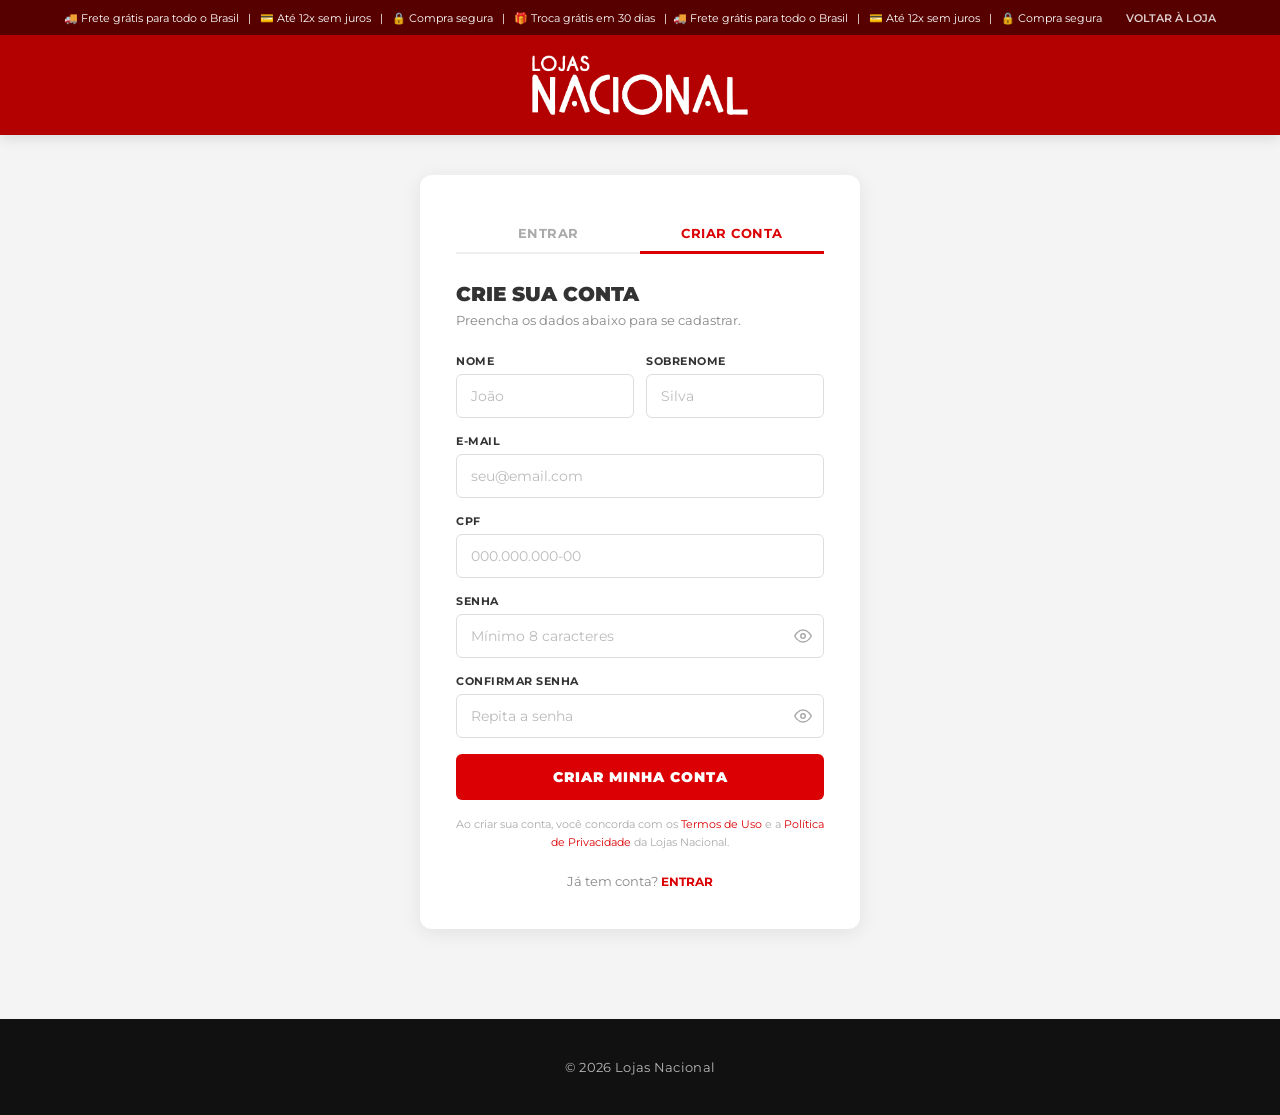
<file: pages/cadastro.html>
<!DOCTYPE html>
<html lang="pt-BR">
<head>
  <meta charset="UTF-8">
  <meta name="viewport" content="width=device-width, initial-scale=1.0">
  <meta name="theme-color" content="#db0004">
  <meta name="apple-mobile-web-app-capable" content="yes">
  <meta name="apple-mobile-web-app-status-bar-style" content="black-translucent">
  <title>Cadastro - Lojas Nacional</title>
  <link rel="stylesheet" href="../assets/css/style.css">
  <link rel="stylesheet" href="../assets/css/auth.css">
  <link rel="icon" href="../assets/images/favicon/favicon.ico" type="image/x-icon">
</head>
<body>

  <header class="header">
    <div class="headerTopo">
      <div class="infoHeader">
        <div class="marquee-wrap">
          <div class="marquee-track">
            <span>🚚 Frete grátis para todo o Brasil &nbsp;&nbsp;|&nbsp;&nbsp; 💳 Até 12x sem juros &nbsp;&nbsp;|&nbsp;&nbsp; 🔒 Compra segura &nbsp;&nbsp;|&nbsp;&nbsp; 🎁 Troca grátis em 30 dias &nbsp;&nbsp;|&nbsp;&nbsp;</span>
            <span>🚚 Frete grátis para todo o Brasil &nbsp;&nbsp;|&nbsp;&nbsp; 💳 Até 12x sem juros &nbsp;&nbsp;|&nbsp;&nbsp; 🔒 Compra segura &nbsp;&nbsp;|&nbsp;&nbsp; 🎁 Troca grátis em 30 dias &nbsp;&nbsp;|&nbsp;&nbsp;</span>
          </div>
        </div>
      </div>
      <div class="linksHeaderTopo">
        <a href="../index.html">Voltar à loja</a>
      </div>
    </div>
    <div class="headerMain" style="justify-content: center;">
      <a href="../index.html">
        <img src="../assets/images/Logo_FundoTransp.png" alt="Lojas Nacional" class="logo">
      </a>
    </div>
  </header>

  <div class="auth-page">
    <div class="auth-wrapper">
      <div class="auth-card">

        <div class="auth-tab-bar">
          <a href="login.html" class="auth-tab">Entrar</a>
          <a href="cadastro.html" class="auth-tab active">Criar Conta</a>
        </div>

        <h1 class="auth-title">Crie sua conta</h1>
        <p class="auth-sub">Preencha os dados abaixo para se cadastrar.</p>

        <form class="auth-form" id="cadastroForm" action="#" method="POST" novalidate>

          <div class="auth-field-row">
            <div class="auth-field" id="field-nome">
              <label for="nome">Nome</label>
              <input type="text" id="nome" name="nome" placeholder="João" required>
              <span class="auth-error-msg" id="err-nome">Informe seu nome.</span>
            </div>
            <div class="auth-field" id="field-sobrenome">
              <label for="sobrenome">Sobrenome</label>
              <input type="text" id="sobrenome" name="sobrenome" placeholder="Silva" required>
              <span class="auth-error-msg" id="err-sobrenome">Informe seu sobrenome.</span>
            </div>
          </div>

          <div class="auth-field" id="field-email">
            <label for="email">E-mail</label>
            <input type="email" id="email" name="email" placeholder="seu@email.com" required>
            <span class="auth-error-msg" id="err-email">Informe um e-mail válido.</span>
          </div>

          <div class="auth-field" id="field-cpf">
            <label for="cpf">CPF</label>
            <input type="text" id="cpf" name="cpf" placeholder="000.000.000-00" maxlength="14" required>
            <span class="auth-error-msg" id="err-cpf">Informe um CPF válido.</span>
          </div>

          <div class="auth-field" id="field-senha">
            <label for="senha">Senha</label>
            <div class="auth-field-wrap">
              <input type="password" id="senha" name="senha" placeholder="Mínimo 8 caracteres" minlength="8" required>
              <button type="button" class="auth-toggle-pass" aria-label="Mostrar senha" onclick="togglePass('senha', this)">
                <svg width="18" height="18" fill="none" stroke="currentColor" stroke-width="2" viewBox="0 0 24 24"><path d="M1 12s4-8 11-8 11 8 11 8-4 8-11 8-11-8-11-8z"/><circle cx="12" cy="12" r="3"/></svg>
              </button>
            </div>
            <div class="auth-strength" id="strengthMeter" style="display:none">
              <div class="auth-strength-bars">
                <div class="auth-strength-bar" id="bar1"></div>
                <div class="auth-strength-bar" id="bar2"></div>
                <div class="auth-strength-bar" id="bar3"></div>
              </div>
              <span class="auth-strength-label" id="strengthLabel"></span>
            </div>
            <span class="auth-error-msg" id="err-senha">Mínimo de 8 caracteres.</span>
          </div>

          <div class="auth-field" id="field-confirm">
            <label for="senha-confirm">Confirmar senha</label>
            <div class="auth-field-wrap">
              <input type="password" id="senha-confirm" name="senha-confirm" placeholder="Repita a senha" required>
              <button type="button" class="auth-toggle-pass" aria-label="Mostrar senha" onclick="togglePass('senha-confirm', this)">
                <svg width="18" height="18" fill="none" stroke="currentColor" stroke-width="2" viewBox="0 0 24 24"><path d="M1 12s4-8 11-8 11 8 11 8-4 8-11 8-11-8-11-8z"/><circle cx="12" cy="12" r="3"/></svg>
              </button>
            </div>
            <span class="auth-error-msg" id="err-confirm">As senhas não coincidem.</span>
          </div>

          <button type="submit" class="auth-btn-primary" id="btnCadastro">Criar minha conta</button>

        </form>

        <p class="auth-terms">
          Ao criar sua conta, você concorda com os
          <a href="#">Termos de Uso</a> e a <a href="#">Política de Privacidade</a>
          da Lojas Nacional.
        </p>

        <p class="auth-switch">Já tem conta? <a href="login.html">Entrar</a></p>

      </div>
    </div>
  </div>

  <footer class="footer">
    <p>© 2026 Lojas Nacional</p>
  </footer>

  <script>
    function togglePass(inputId, btn) {
      const input = document.getElementById(inputId);
      const isHidden = input.type === 'password';
      input.type = isHidden ? 'text' : 'password';
      btn.innerHTML = isHidden
        ? '<svg width="18" height="18" fill="none" stroke="currentColor" stroke-width="2" viewBox="0 0 24 24"><path d="M17.94 17.94A10.07 10.07 0 0 1 12 20c-7 0-11-8-11-8a18.45 18.45 0 0 1 5.06-5.94M9.9 4.24A9.12 9.12 0 0 1 12 4c7 0 11 8 11 8a18.5 18.5 0 0 1-2.16 3.19M1 1l22 22"/></svg>'
        : '<svg width="18" height="18" fill="none" stroke="currentColor" stroke-width="2" viewBox="0 0 24 24"><path d="M1 12s4-8 11-8 11 8 11 8-4 8-11 8-11-8-11-8z"/><circle cx="12" cy="12" r="3"/></svg>';
    }

    // Máscara CPF
    document.getElementById('cpf').addEventListener('input', function() {
      let v = this.value.replace(/\D/g, '').slice(0, 11);
      if (v.length > 9)      v = v.replace(/(\d{3})(\d{3})(\d{3})(\d{1,2})/, '$1.$2.$3-$4');
      else if (v.length > 6) v = v.replace(/(\d{3})(\d{3})(\d{1,3})/, '$1.$2.$3');
      else if (v.length > 3) v = v.replace(/(\d{3})(\d{1,3})/, '$1.$2');
      this.value = v;
    });

    // Força da senha
    document.getElementById('senha').addEventListener('input', function() {
      const val = this.value;
      const meter = document.getElementById('strengthMeter');
      if (!val) { meter.style.display = 'none'; return; }
      meter.style.display = 'block';

      let score = 0;
      if (val.length >= 8) score++;
      if (/[A-Z]/.test(val) && /[a-z]/.test(val)) score++;
      if (/\d/.test(val) && /[^A-Za-z0-9]/.test(val)) score++;

      const bars   = [document.getElementById('bar1'), document.getElementById('bar2'), document.getElementById('bar3')];
      const label  = document.getElementById('strengthLabel');
      const levels = [
        { cls: 'weak',   text: 'Fraca' },
        { cls: 'medium', text: 'Média' },
        { cls: 'strong', text: 'Forte' },
      ];
      bars.forEach((b, i) => { b.className = 'auth-strength-bar' + (i < score ? ' ' + levels[score - 1].cls : ''); });
      label.className = 'auth-strength-label' + (score ? ' ' + levels[score - 1].cls : '');
      label.textContent = score ? levels[score - 1].text : '';
    });

    function validateField(inputOrId, fieldId, errId, checkFn) {
      const input = typeof inputOrId === 'string' ? document.getElementById(inputOrId) : inputOrId;
      const field = document.getElementById(fieldId);
      const msg   = document.getElementById(errId);
      if (!checkFn(input.value)) {
        field.classList.remove('valid'); field.classList.add('error');
        if (msg) msg.style.display = 'block';
        return false;
      }
      field.classList.remove('error'); field.classList.add('valid');
      if (msg) msg.style.display = 'none';
      return true;
    }

    function addLiveValidation(id, fieldId, errId, checkFn) {
      const el = document.getElementById(id);
      el.addEventListener('blur',  () => validateField(el, fieldId, errId, checkFn));
      el.addEventListener('input', () => {
        if (document.getElementById(fieldId).classList.contains('error'))
          validateField(el, fieldId, errId, checkFn);
      });
    }

    addLiveValidation('nome',         'field-nome',      'err-nome',      v => v.trim().length > 0);
    addLiveValidation('sobrenome',    'field-sobrenome', 'err-sobrenome', v => v.trim().length > 0);
    addLiveValidation('email',        'field-email',     'err-email',     v => /^[^\s@]+@[^\s@]+\.[^\s@]+$/.test(v.trim()));
    addLiveValidation('cpf',          'field-cpf',       'err-cpf',       v => v.replace(/\D/g,'').length === 11);
    addLiveValidation('senha',        'field-senha',     'err-senha',     v => v.length >= 8);
    addLiveValidation('senha-confirm','field-confirm',   'err-confirm',   v => v === document.getElementById('senha').value && v.length > 0);

    document.getElementById('cadastroForm').addEventListener('submit', function(e) {
      e.preventDefault();
      const checks = [
        validateField('nome',         'field-nome',      'err-nome',      v => v.trim().length > 0),
        validateField('sobrenome',    'field-sobrenome', 'err-sobrenome', v => v.trim().length > 0),
        validateField('email',        'field-email',     'err-email',     v => /^[^\s@]+@[^\s@]+\.[^\s@]+$/.test(v.trim())),
        validateField('cpf',          'field-cpf',       'err-cpf',       v => v.replace(/\D/g,'').length === 11),
        validateField('senha',        'field-senha',     'err-senha',     v => v.length >= 8),
        validateField('senha-confirm','field-confirm',   'err-confirm',   v => v === document.getElementById('senha').value && v.length > 0),
      ];
      if (checks.includes(false)) return;

      const btn = document.getElementById('btnCadastro');
      const original = btn.textContent;
      btn.disabled = true;
      btn.innerHTML = '<span class="btn-spinner"></span>Aguarde...';
      setTimeout(() => { btn.disabled = false; btn.textContent = original; }, 2000);
    });
  </script>

</body>
</html>
</file>
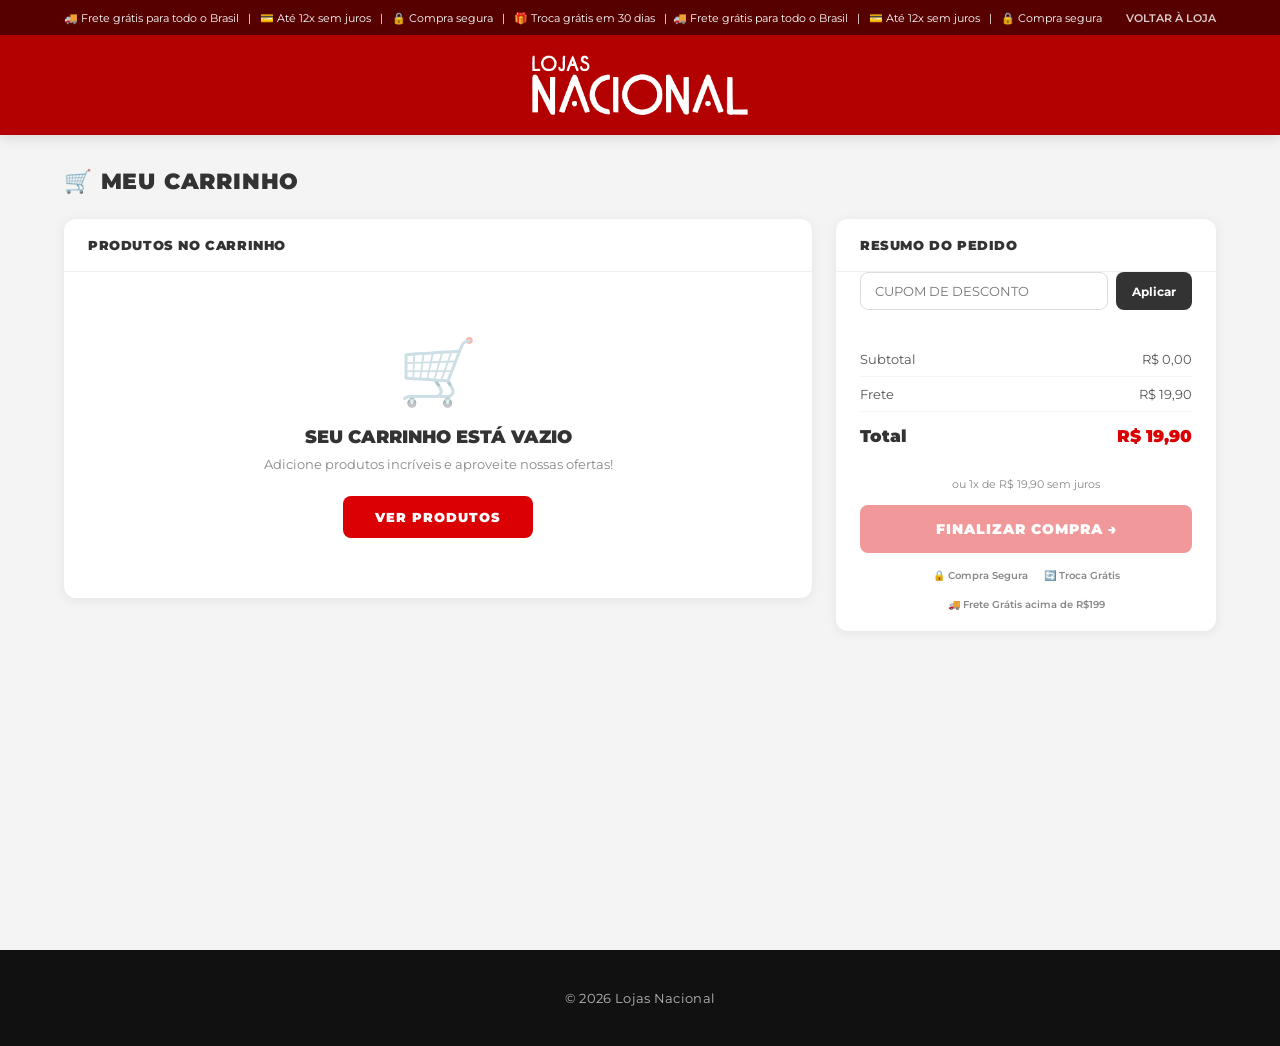
<file: pages/cart.html>
<!DOCTYPE html>
<html lang="pt-BR">
<head>
  <meta charset="UTF-8">
  <meta name="viewport" content="width=device-width, initial-scale=1.0">
  <meta name="theme-color" content="#db0004">
  <meta name="apple-mobile-web-app-capable" content="yes">
  <meta name="apple-mobile-web-app-status-bar-style" content="black-translucent">
  <title>Carrinho - Lojas Nacional</title>
  <link rel="stylesheet" href="../assets/css/style.css">
  <link rel="stylesheet" href="../assets/css/cart.css">
  <link rel="icon" href="../assets/images/favicon/favicon.ico" type="image/x-icon">
</head>
<body>

  <header class="header">
    <div class="headerTopo">
      <div class="infoHeader">
        <div class="marquee-wrap">
          <div class="marquee-track">
            <span>🚚 Frete grátis para todo o Brasil &nbsp;&nbsp;|&nbsp;&nbsp; 💳 Até 12x sem juros &nbsp;&nbsp;|&nbsp;&nbsp; 🔒 Compra segura &nbsp;&nbsp;|&nbsp;&nbsp; 🎁 Troca grátis em 30 dias &nbsp;&nbsp;|&nbsp;&nbsp;</span>
            <span>🚚 Frete grátis para todo o Brasil &nbsp;&nbsp;|&nbsp;&nbsp; 💳 Até 12x sem juros &nbsp;&nbsp;|&nbsp;&nbsp; 🔒 Compra segura &nbsp;&nbsp;|&nbsp;&nbsp; 🎁 Troca grátis em 30 dias &nbsp;&nbsp;|&nbsp;&nbsp;</span>
          </div>
        </div>
      </div>
      <div class="linksHeaderTopo">
        <a href="../index.html">Voltar à loja</a>
      </div>
    </div>
    <div class="headerMain" style="justify-content: center;">
      <a href="../index.html">
        <img src="../assets/images/Logo_FundoTransp.png" alt="Lojas Nacional" class="logo">
      </a>
    </div>
  </header>

  <div class="cart-page">
    <div class="cart-page-inner">

      <h1 class="cart-page-title">
        🛒 Meu Carrinho
        <span id="cartTitleCount"></span>
      </h1>

      <div class="cart-grid">

        <!-- COLUNA ESQUERDA: ITENS -->
        <div>
          <div class="cart-card">
            <div class="cart-card-header">Produtos no carrinho</div>
            <div id="cartItemsList"></div>

            <div class="cart-empty" id="cartEmpty" style="display:none">
              <div class="cart-empty-icon">🛒</div>
              <h3>Seu carrinho está vazio</h3>
              <p>Adicione produtos incríveis e aproveite nossas ofertas!</p>
              <a href="products.html" class="btn-shop">Ver produtos</a>
            </div>

            <div class="cart-footer" id="cartFooter" style="display:none">
              <a href="products.html" class="btn-continue">← Continuar comprando</a>
            </div>
          </div>
        </div>

        <!-- COLUNA DIREITA: RESUMO -->
        <div class="cart-summary">
          <div class="cart-card">
            <div class="cart-card-header">Resumo do pedido</div>

            <div class="coupon-row">
              <input type="text" class="coupon-input" id="couponInput" placeholder="CUPOM DE DESCONTO" maxlength="20">
              <button class="btn-coupon" id="btnCoupon">Aplicar</button>
            </div>
            <div class="coupon-msg" id="couponMsg"></div>

            <div class="summary-rows">
              <div class="summary-row">
                <span>Subtotal</span>
                <span id="sumSubtotal">R$ 0,00</span>
              </div>
              <div class="summary-row" id="sumDiscountRow" style="display:none">
                <span>Desconto cupom</span>
                <span id="sumDiscount" style="color:#22c55e;font-weight:700"></span>
              </div>
              <div class="summary-row">
                <span>Frete</span>
                <span id="sumFrete">R$ 19,90</span>
              </div>
              <div class="summary-row total">
                <span>Total</span>
                <span id="sumTotal">R$ 0,00</span>
              </div>
            </div>

            <div class="summary-installment" id="sumInstallment"></div>

            <a href="checkout.html" class="btn-checkout" id="btnCheckout">Finalizar Compra →</a>

            <div class="summary-seals">
              <div class="seal-item">🔒 Compra Segura</div>
              <div class="seal-item">🔄 Troca Grátis</div>
              <div class="seal-item">🚚 Frete Grátis acima de R$199</div>
            </div>
          </div>
        </div>

      </div>
    </div>
  </div>

  <div id="toast" class="toast"></div>

  <footer class="footer"><p>© 2026 Lojas Nacional</p></footer>

  <script src="../assets/js/cart.js"></script>
  <script>
    const fmt = v => v.toFixed(2).replace('.', ',');
    let discountPct = 0;

    /* Remove itens corrompidos (sem nome ou preço) salvos por versões antigas */
    (function cleanCart() {
      const clean = CartStore.get().filter(i => i.name && i.name !== 'Produto' && Number(i.price) > 0);
      CartStore.save(clean);
    })();

    function renderCart() {
      const cart   = CartStore.get();
      const list   = document.getElementById('cartItemsList');
      const empty  = document.getElementById('cartEmpty');
      const footer = document.getElementById('cartFooter');
      const btnCO  = document.getElementById('btnCheckout');
      const total  = cart.reduce((s, i) => s + i.qty, 0);

      document.getElementById('cartTitleCount').textContent =
        total > 0 ? `(${total} ${total === 1 ? 'item' : 'itens'})` : '';

      if (cart.length === 0) {
        list.innerHTML = '';
        empty.style.display  = 'block';
        footer.style.display = 'none';
        btnCO.style.pointerEvents = 'none';
        btnCO.style.opacity = '0.4';
      } else {
        empty.style.display  = 'none';
        footer.style.display = 'block';
        btnCO.style.pointerEvents = '';
        btnCO.style.opacity = '1';

        list.innerHTML = cart.map(item => {
          const sub    = (Number(item.price) || 0) * (Number(item.qty) || 1);
          const oldTag = item.oldPrice
            ? `<span class="cart-item-old">R$ ${fmt(item.oldPrice)}</span>` : '';
          const img    = '../' + (item.img || 'assets/images/FotoCalcado.jpeg');

          return `
            <div class="cart-item">
              <img class="cart-item-img" src="${img}" alt="${item.name}"
                   onerror="this.src='../assets/images/FotoCalcado.jpeg'">
              <div class="cart-item-info">
                <div class="cart-item-cat">${item.cat || ''}</div>
                <div class="cart-item-name">${item.name}</div>
                <div class="cart-item-prices">
                  ${oldTag}
                  <span class="cart-item-price">R$ ${fmt(item.price)}</span>
                </div>
                <div class="qty-control">
                  <button class="qty-btn" onclick="changeQty(${item.id},-1)">−</button>
                  <input class="qty-input" type="number" value="${item.qty}" min="1" max="99"
                         onchange="setQty(${item.id},this.value)">
                  <button class="qty-btn" onclick="changeQty(${item.id},1)">+</button>
                </div>
              </div>
              <div class="cart-item-right">
                <span class="cart-item-subtotal">R$ ${fmt(sub)}</span>
                <button class="cart-item-remove" onclick="removeItem(${item.id})" title="Remover">🗑</button>
              </div>
            </div>`;
        }).join('');
      }
      updateSummary();
    }

    function updateSummary() {
      const cart     = CartStore.get();
      const subtotal = cart.reduce((s, i) => s + (Number(i.price) || 0) * (Number(i.qty) || 1), 0);
      const discount = subtotal * discountPct;
      const frete    = (subtotal - discount) >= 199 ? 0 : 19.90; // Frete grátis para pedidos acima de R$199
      const total    = subtotal - discount + frete;

      document.getElementById('sumSubtotal').textContent = `R$ ${fmt(subtotal)}`;

      const discRow = document.getElementById('sumDiscountRow');
      if (discountPct > 0) {
        discRow.style.display = 'flex';
        document.getElementById('sumDiscount').textContent = `−R$ ${fmt(discount)}`;
      } else {
        discRow.style.display = 'none';
      }

      const freteEl = document.getElementById('sumFrete');
      if (frete === 0) {
        freteEl.textContent = 'Grátis';
        freteEl.style.color = '#22c55e';
        freteEl.style.fontWeight = '700';
      } else {
        freteEl.textContent = `R$ ${fmt(frete)}`;
        freteEl.style.color = '';
        freteEl.style.fontWeight = '';
      }

      document.getElementById('sumTotal').textContent = `R$ ${fmt(total)}`;
      const nInst = Math.min(12, Math.max(1, Math.ceil(total / 100)));
      document.getElementById('sumInstallment').textContent =
        total > 0 ? `ou ${nInst}x de R$ ${fmt(total / nInst)} sem juros` : '';
    }

    function changeQty(id, delta) { CartStore.updateQty(id, delta); renderCart(); }
    function setQty(id, val)      { CartStore.setQty(id, val);      renderCart(); }

    function removeItem(id) {
      CartStore.remove(id);
      renderCart();
      showToast('Item removido do carrinho');
    }

    document.getElementById('btnCoupon').addEventListener('click', () => {
      const code = document.getElementById('couponInput').value.trim().toUpperCase();
      const msg  = document.getElementById('couponMsg');
      if (CUPONS[code]) {
        discountPct = CUPONS[code];
        msg.className = 'coupon-msg ok';
        msg.textContent = `✓ Cupom aplicado! ${(discountPct * 100).toFixed(0)}% de desconto`;
      } else {
        discountPct = 0;
        msg.className = 'coupon-msg err';
        msg.textContent = '✗ Cupom inválido ou expirado';
      }
      updateSummary();
    });

    document.getElementById('couponInput').addEventListener('keydown', e => {
      if (e.key === 'Enter') document.getElementById('btnCoupon').click();
    });

    document.getElementById('btnCheckout').addEventListener('click', () => {
      sessionStorage.setItem('ln_discount', discountPct);
    });

    function showToast(msg) {
      const t = document.getElementById('toast');
      if (!t) return;
      t.textContent = msg;
      t.classList.add('show');
      clearTimeout(window._tt);
      window._tt = setTimeout(() => t.classList.remove('show'), 3000);
    }

    renderCart();
  </script>

</body>
</html>
</file>
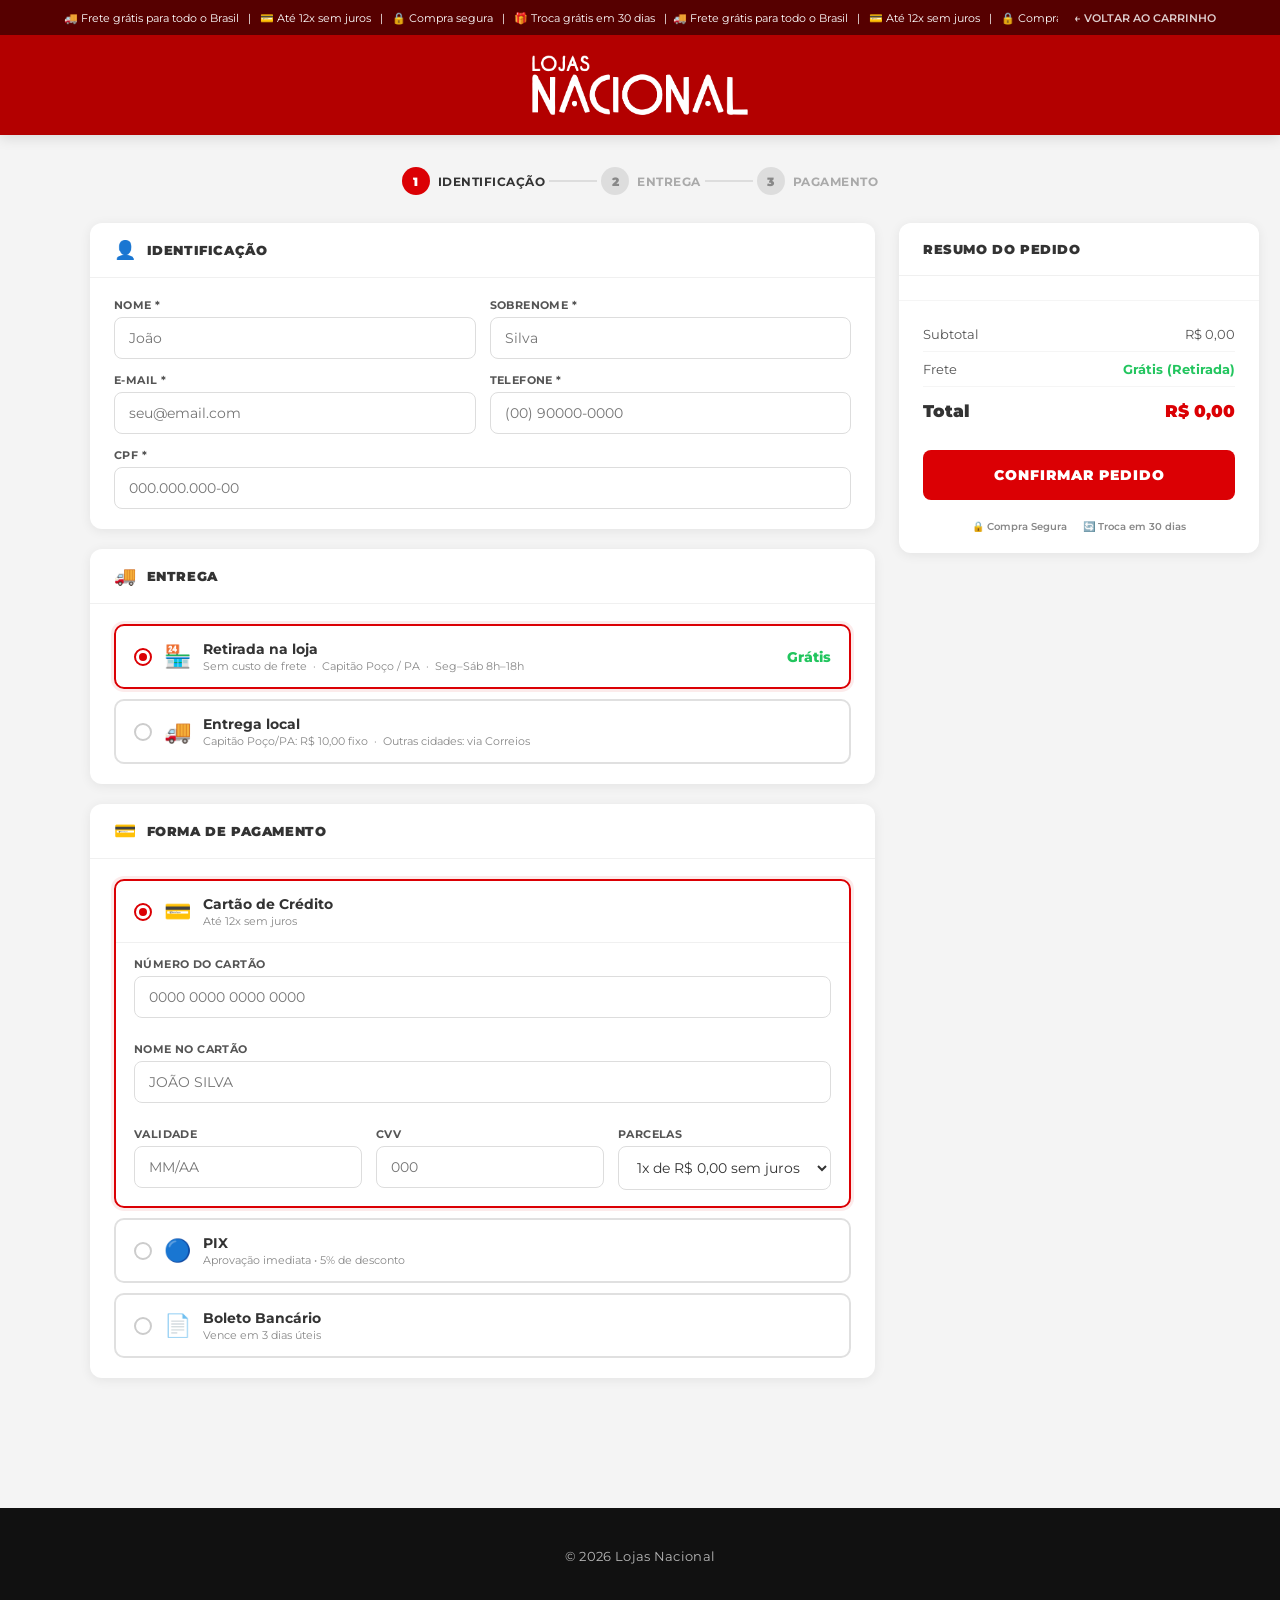
<file: pages/checkout.html>
<!DOCTYPE html>
<html lang="pt-BR">
<head>
  <meta charset="UTF-8">
  <meta name="viewport" content="width=device-width, initial-scale=1.0">
  <meta name="theme-color" content="#db0004">
  <meta name="apple-mobile-web-app-capable" content="yes">
  <meta name="apple-mobile-web-app-status-bar-style" content="black-translucent">
  <title>Checkout - Lojas Nacional</title>
  <link rel="stylesheet" href="../assets/css/style.css">
  <link rel="stylesheet" href="../assets/css/cart.css">
  <link rel="icon" href="../assets/images/favicon/favicon.ico" type="image/x-icon">
</head>
<body>

  <header class="header">
    <div class="headerTopo">
      <div class="infoHeader">
        <div class="marquee-wrap">
          <div class="marquee-track">
            <span>🚚 Frete grátis para todo o Brasil &nbsp;&nbsp;|&nbsp;&nbsp; 💳 Até 12x sem juros &nbsp;&nbsp;|&nbsp;&nbsp; 🔒 Compra segura &nbsp;&nbsp;|&nbsp;&nbsp; 🎁 Troca grátis em 30 dias &nbsp;&nbsp;|&nbsp;&nbsp;</span>
            <span>🚚 Frete grátis para todo o Brasil &nbsp;&nbsp;|&nbsp;&nbsp; 💳 Até 12x sem juros &nbsp;&nbsp;|&nbsp;&nbsp; 🔒 Compra segura &nbsp;&nbsp;|&nbsp;&nbsp; 🎁 Troca grátis em 30 dias &nbsp;&nbsp;|&nbsp;&nbsp;</span>
          </div>
        </div>
      </div>
      <div class="linksHeaderTopo">
        <a href="cart.html">← Voltar ao carrinho</a>
      </div>
    </div>
    <div class="headerMain" style="justify-content: center;">
      <a href="../index.html">
        <img src="../assets/images/Logo_FundoTransp.png" alt="Lojas Nacional" class="logo">
      </a>
    </div>
  </header>

  <div class="checkout-page">
    <div class="checkout-page-inner">

      <!-- STEPS -->
      <div class="checkout-steps">
        <div class="step active" id="step1">
          <div class="step-num">1</div>
          <span class="step-label">Identificação</span>
        </div>
        <div class="step-line"></div>
        <div class="step" id="step2">
          <div class="step-num">2</div>
          <span class="step-label">Entrega</span>
        </div>
        <div class="step-line"></div>
        <div class="step" id="step3">
          <div class="step-num">3</div>
          <span class="step-label">Pagamento</span>
        </div>
      </div>

      <!-- TELA DE SUCESSO (oculta) -->
      <div class="success-screen" id="successScreen">
        <span class="success-icon">✅</span>
        <h2>Pedido confirmado!</h2>
        <p>Obrigado pela sua compra. Você receberá um e-mail de confirmação em breve.</p>
        <div class="success-order" id="successOrderNum"></div>
        <a href="../index.html" class="btn-shop">Voltar à loja</a>
      </div>

      <!-- GRID CHECKOUT -->
      <div class="checkout-grid" id="checkoutGrid">

        <!-- FORMULÁRIO -->
        <div>

          <!-- SEÇÃO 1: IDENTIFICAÇÃO -->
          <div class="checkout-section">
            <div class="checkout-section-header">
              <span class="checkout-section-icon">👤</span>
              Identificação
            </div>
            <div class="checkout-section-body">
              <div class="co-grid co-grid-2">
                <div class="co-field">
                  <label for="coNome">Nome *</label>
                  <input type="text" id="coNome" placeholder="João" required>
                  <span class="field-error">Informe seu nome</span>
                </div>
                <div class="co-field">
                  <label for="coSobrenome">Sobrenome *</label>
                  <input type="text" id="coSobrenome" placeholder="Silva" required>
                  <span class="field-error">Informe seu sobrenome</span>
                </div>
              </div>
              <div class="co-grid co-grid-2" style="margin-top:14px">
                <div class="co-field">
                  <label for="coEmail">E-mail *</label>
                  <input type="email" id="coEmail" placeholder="seu@email.com" required>
                  <span class="field-error">E-mail inválido</span>
                </div>
                <div class="co-field">
                  <label for="coTel">Telefone *</label>
                  <input type="text" id="coTel" placeholder="(00) 90000-0000" maxlength="15" required>
                  <span class="field-error">Telefone inválido</span>
                </div>
              </div>
              <div class="co-grid" style="margin-top:14px">
                <div class="co-field">
                  <label for="coCpf">CPF *</label>
                  <input type="text" id="coCpf" placeholder="000.000.000-00" maxlength="14" required>
                  <span class="field-error">CPF inválido</span>
                </div>
              </div>
            </div>
          </div>

          <!-- SEÇÃO 2: ENTREGA -->
          <div class="checkout-section">
            <div class="checkout-section-header">
              <span class="checkout-section-icon">🚚</span>
              Entrega
            </div>
            <div class="checkout-section-body">
              <div class="pay-options" id="deliveryOptions">

                <!-- Retirada na loja -->
                <div class="pay-option selected" id="delRetirada" onclick="selectDelivery('retirada')">
                  <div class="pay-option-header">
                    <div class="pay-option-radio"></div>
                    <span class="pay-option-icon">🏪</span>
                    <div class="pay-option-info">
                      <div class="pay-option-name">Retirada na loja</div>
                      <div class="pay-option-desc">Sem custo de frete &nbsp;·&nbsp; Capitão Poço / PA &nbsp;·&nbsp; Seg–Sáb 8h–18h</div>
                    </div>
                    <span style="margin-left:auto;font-weight:800;color:#22c55e;font-size:.85rem;white-space:nowrap;padding-left:8px">Grátis</span>
                  </div>
                </div>

                <!-- Entrega local / Correios -->
                <div class="pay-option" id="delEntrega" onclick="selectDelivery('entrega')">
                  <div class="pay-option-header">
                    <div class="pay-option-radio"></div>
                    <span class="pay-option-icon">🚚</span>
                    <div class="pay-option-info">
                      <div class="pay-option-name">Entrega local</div>
                      <div class="pay-option-desc">Capitão Poço/PA: R$ 10,00 fixo &nbsp;·&nbsp; Outras cidades: via Correios</div>
                    </div>
                  </div>

                  <!-- Formulário de endereço -->
                  <div id="deliveryAddressWrap" style="display:none;padding:0 18px 18px;border-top:1px solid #f0f0f0">
                    <div class="co-grid co-grid-cep" style="padding-top:14px">
                      <div class="co-field">
                        <label for="coCep">CEP *</label>
                        <input type="text" id="coCep" placeholder="00000-000" maxlength="9">
                        <span class="field-error">CEP inválido</span>
                      </div>
                      <button class="btn-cep" id="btnBuscarCep" type="button">Buscar</button>
                    </div>
                    <div class="co-grid" style="margin-top:14px">
                      <div class="co-field">
                        <label for="coRua">Rua / Logradouro *</label>
                        <input type="text" id="coRua" placeholder="Rua das Flores">
                        <span class="field-error">Informe a rua</span>
                      </div>
                    </div>
                    <div class="co-grid co-grid-3" style="margin-top:14px">
                      <div class="co-field">
                        <label for="coNum">Número *</label>
                        <input type="text" id="coNum" placeholder="123">
                        <span class="field-error">Informe o número</span>
                      </div>
                      <div class="co-field">
                        <label for="coComp">Complemento</label>
                        <input type="text" id="coComp" placeholder="Apto 10">
                      </div>
                      <div class="co-field">
                        <label for="coBairro">Bairro *</label>
                        <input type="text" id="coBairro" placeholder="Centro">
                        <span class="field-error">Informe o bairro</span>
                      </div>
                    </div>
                    <div class="co-grid co-grid-2" style="margin-top:14px">
                      <div class="co-field">
                        <label for="coCidade">Cidade *</label>
                        <input type="text" id="coCidade" placeholder="Capitão Poço">
                        <span class="field-error">Informe a cidade</span>
                      </div>
                      <div class="co-field">
                        <label for="coEstado">Estado *</label>
                        <select id="coEstado">
                          <option value="">Selecione</option>
                          <option>AC</option><option>AL</option><option>AP</option><option>AM</option>
                          <option>BA</option><option>CE</option><option>DF</option><option>ES</option>
                          <option>GO</option><option>MA</option><option>MT</option><option>MS</option>
                          <option>MG</option><option>PA</option><option>PB</option><option>PR</option>
                          <option>PE</option><option>PI</option><option>RJ</option><option>RN</option>
                          <option>RS</option><option>RO</option><option>RR</option><option>SC</option>
                          <option>SP</option><option>SE</option><option>TO</option>
                        </select>
                        <span class="field-error">Selecione o estado</span>
                      </div>
                    </div>

                    <!-- Estimativa de frete -->
                    <div id="freteEstimativa" style="display:none;margin-top:16px;padding:12px 16px;border-radius:8px;border:1.5px solid #86efac;background:#f0fdf4">
                      <div id="freteEstimativaText" style="font-size:.85rem;font-weight:600;color:#166534;line-height:1.5"></div>
                    </div>
                  </div>
                </div>

              </div>
            </div>
          </div>

          <!-- SEÇÃO 3: PAGAMENTO -->
          <div class="checkout-section">
            <div class="checkout-section-header">
              <span class="checkout-section-icon">💳</span>
              Forma de pagamento
            </div>
            <div class="checkout-section-body">
              <div class="pay-options" id="payOptions">

                <!-- CARTÃO -->
                <div class="pay-option selected" id="payCard" onclick="selectPay('card')">
                  <div class="pay-option-header">
                    <div class="pay-option-radio"></div>
                    <span class="pay-option-icon">💳</span>
                    <div class="pay-option-info">
                      <div class="pay-option-name">Cartão de Crédito</div>
                      <div class="pay-option-desc">Até 12x sem juros</div>
                    </div>
                  </div>
                  <div class="card-fields active" id="cardFields">
                    <div class="co-grid">
                      <div class="co-field">
                        <label for="cardNum">Número do cartão</label>
                        <input type="text" id="cardNum" placeholder="0000 0000 0000 0000" maxlength="19">
                      </div>
                    </div>
                    <div class="co-grid" style="margin-top:10px">
                      <div class="co-field">
                        <label for="cardName">Nome no cartão</label>
                        <input type="text" id="cardName" placeholder="JOÃO SILVA">
                      </div>
                    </div>
                    <div class="co-grid co-grid-3" style="margin-top:10px">
                      <div class="co-field">
                        <label for="cardVal">Validade</label>
                        <input type="text" id="cardVal" placeholder="MM/AA" maxlength="5">
                      </div>
                      <div class="co-field">
                        <label for="cardCvv">CVV</label>
                        <input type="text" id="cardCvv" placeholder="000" maxlength="4">
                      </div>
                      <div class="co-field">
                        <label for="cardInst">Parcelas</label>
                        <select id="cardInst"></select>
                      </div>
                    </div>
                  </div>
                </div>

                <!-- PIX -->
                <div class="pay-option" id="payPix" onclick="selectPay('pix')">
                  <div class="pay-option-header">
                    <div class="pay-option-radio"></div>
                    <span class="pay-option-icon">🔵</span>
                    <div class="pay-option-info">
                      <div class="pay-option-name">PIX</div>
                      <div class="pay-option-desc">Aprovação imediata • 5% de desconto</div>
                    </div>
                  </div>
                  <div class="pix-box" id="pixBox">
                    <div class="pix-qr">📱</div>
                    <div class="pix-key-row">
                      <span class="pix-key" id="pixKeyText">loja@lojasnacional.com.br</span>
                      <button class="btn-copy" onclick="copyPix(event)">Copiar</button>
                    </div>
                    <p class="pix-timer">Válido por <strong id="pixTimer">15:00</strong></p>
                  </div>
                </div>

                <!-- BOLETO -->
                <div class="pay-option" id="payBoleto" onclick="selectPay('boleto')">
                  <div class="pay-option-header">
                    <div class="pay-option-radio"></div>
                    <span class="pay-option-icon">📄</span>
                    <div class="pay-option-info">
                      <div class="pay-option-name">Boleto Bancário</div>
                      <div class="pay-option-desc">Vence em 3 dias úteis</div>
                    </div>
                  </div>
                  <div class="boleto-box" id="boletoBox">
                    <p>Após confirmar o pedido, o boleto será gerado e você terá 3 dias úteis para pagamento.</p>
                    <button class="btn-boleto" type="button">📄 Gerar Boleto (após confirmar)</button>
                  </div>
                </div>

              </div>
            </div>
          </div>

        </div>

        <!-- RESUMO FIXO -->
        <div class="checkout-summary">
          <div class="cart-card">
            <div class="cart-card-header">Resumo do pedido</div>
            <div class="summary-mini-list" id="miniList"></div>
            <div class="summary-rows">
              <div class="summary-row">
                <span>Subtotal</span>
                <span id="coSubtotal">R$ 0,00</span>
              </div>
              <div class="summary-row" id="coDiscRow" style="display:none">
                <span>Desconto</span>
                <span id="coDisc" style="color:#22c55e;font-weight:700"></span>
              </div>
              <div class="summary-row">
                <span>Frete</span>
                <span id="coFrete">R$ 19,90</span>
              </div>
              <div class="summary-row total">
                <span>Total</span>
                <span id="coTotal">R$ 0,00</span>
              </div>
            </div>
            <div class="summary-installment" id="coInst"></div>

            <button class="btn-confirm" id="btnConfirm" onclick="confirmOrder()">
              <span class="btn-spinner" id="confirmSpinner"></span>
              Confirmar Pedido
            </button>

            <div class="summary-seals">
              <div class="seal-item">🔒 Compra Segura</div>
              <div class="seal-item">🔄 Troca em 30 dias</div>
            </div>
          </div>
        </div>

      </div>
    </div>
  </div>

  <div id="toast" class="toast"></div>
  <footer class="footer"><p>© 2026 Lojas Nacional</p></footer>

  <script src="../assets/js/cart.js"></script>
  <script>
    const fmt = v => v.toFixed(2).replace('.', ',');
    const discountPct = parseFloat(sessionStorage.getItem('ln_discount') || 0);
    let payMethod = 'card';
    let deliveryMethod = 'retirada';
    let pixInterval;

    /* ── TABELA CORREIOS POR UF ── */
    const CORREIOS = {
      PA: { preco: 15.90, prazo: '3–5 dias úteis' },
      AC: { preco: 18.90, prazo: '5–8 dias úteis' }, 
      AM: { preco: 18.90, prazo: '5–8 dias úteis' },
      AP: { preco: 18.90, prazo: '5–8 dias úteis' }, 
      RO: { preco: 18.90, prazo: '5–8 dias úteis' },
      RR: { preco: 18.90, prazo: '5–8 dias úteis' }, 
      TO: { preco: 18.90, prazo: '5–8 dias úteis' },
      AL: { preco: 22.90, prazo: '8–12 dias úteis' }, 
      BA: { preco: 22.90, prazo: '8–12 dias úteis' },
      CE: { preco: 22.90, prazo: '8–12 dias úteis' }, 
      MA: { preco: 22.90, prazo: '8–12 dias úteis' },
      PB: { preco: 22.90, prazo: '8–12 dias úteis' }, 
      PE: { preco: 22.90, prazo: '8–12 dias úteis' },
      PI: { preco: 22.90, prazo: '8–12 dias úteis' }, 
      RN: { preco: 22.90, prazo: '8–12 dias úteis' },
      SE: { preco: 22.90, prazo: '8–12 dias úteis' },
      DF: { preco: 26.90, prazo: '10–15 dias úteis' }, 
      GO: { preco: 26.90, prazo: '10–15 dias úteis' },
      MT: { preco: 26.90, prazo: '10–15 dias úteis' }, 
      MS: { preco: 26.90, prazo: '10–15 dias úteis' },
      ES: { preco: 30.90, prazo: '12–18 dias úteis' }, 
      MG: { preco: 30.90, prazo: '12–18 dias úteis' },
      RJ: { preco: 30.90, prazo: '12–18 dias úteis' }, 
      SP: { preco: 30.90, prazo: '12–18 dias úteis' },
      PR: { preco: 35.90, prazo: '15–22 dias úteis' }, 
      RS: { preco: 35.90, prazo: '15–22 dias úteis' },
      SC: { preco: 35.90, prazo: '15–22 dias úteis' },
    };

    function normStr(s) {
      return s.trim().toLowerCase().normalize('NFD').replace(/[\u0300-\u036f]/g, '');
    }

    function calcFrete(netTotal) {
      if (deliveryMethod === 'retirada') return 0;
      const cidade = document.getElementById('coCidade')?.value || '';
      const uf     = (document.getElementById('coEstado')?.value || '').trim().toUpperCase();
      if (!cidade || !uf) return 0;
      if (normStr(cidade) === 'capitao poco' && uf === 'PA') return 10;
      if (netTotal >= 199) return 0;
      return (CORREIOS[uf] || { preco: 22.90 }).preco;
    }

    /* ── SELEÇÃO DE ENTREGA ── */
    function selectDelivery(method) {
      deliveryMethod = method;
      document.querySelectorAll('#deliveryOptions .pay-option').forEach(el => el.classList.remove('selected'));
      const wrap = document.getElementById('deliveryAddressWrap');
      if (method === 'retirada') {
        document.getElementById('delRetirada').classList.add('selected');
        wrap.style.display = 'none';
        document.getElementById('freteEstimativa').style.display = 'none';
      } else {
        document.getElementById('delEntrega').classList.add('selected');
        wrap.style.display = 'block';
        updateFreteEstimativa();
      }
      renderSummary();
    }

    function updateFreteEstimativa() {
      const cidade = (document.getElementById('coCidade')?.value || '').trim();
      const uf     = (document.getElementById('coEstado')?.value || '').trim().toUpperCase();
      const box    = document.getElementById('freteEstimativa');
      const txt    = document.getElementById('freteEstimativaText');
      if (!cidade || !uf) { box.style.display = 'none'; renderSummary(); return; }

      const cart     = CartStore.get();
      const subtotal = cart.reduce((s, i) => s + i.price * i.qty, 0);
      const pixDisc  = payMethod === 'pix' ? subtotal * 0.05 : 0;
      const discount = subtotal * discountPct + pixDisc;
      const net      = subtotal - discount;

      if (normStr(cidade) === 'capitao poco' && uf === 'PA') {
        box.style.cssText = 'display:block;margin-top:16px;padding:12px 16px;border-radius:8px;border:1.5px solid #93c5fd;background:#eff6ff';
        txt.style.color = '#1e40af';
        txt.innerHTML = '🏍️ Entrega local &nbsp;·&nbsp; <strong>R$ 10,00</strong> &nbsp;·&nbsp; Prazo: 6h a 12h (horário comercial)';
      } else {
        const info = CORREIOS[uf] || { preco: 22.90, prazo: '7–15 dias úteis' };
        box.style.cssText = 'display:block;margin-top:16px;padding:12px 16px;border-radius:8px;border:1.5px solid #86efac;background:#f0fdf4';
        txt.style.color = '#166534';
        if (net >= 199) {
          txt.innerHTML = `📦 Correios &nbsp;·&nbsp; <strong>Frete Grátis</strong> (compra acima de R$ 199) &nbsp;·&nbsp; Prazo: ${info.prazo}`;
        } else {
          txt.innerHTML = `📦 Correios &nbsp;·&nbsp; <strong>R$ ${fmt(info.preco)}</strong> &nbsp;·&nbsp; Prazo: ${info.prazo}`;
        }
      }
      box.style.display = 'block';
      renderSummary();
    }

    /* ── RESUMO ── */
    function renderSummary() {
      const cart      = CartStore.get();
      const subtotal  = cart.reduce((s, i) => s + i.price * i.qty, 0);
      const pixDisc   = payMethod === 'pix' ? subtotal * 0.05 : 0;
      const discount  = subtotal * discountPct + pixDisc;
      const net       = subtotal - discount;
      const frete     = calcFrete(net);
      const total     = net + frete;

      document.getElementById('coSubtotal').textContent = `R$ ${fmt(subtotal)}`;

      const discRow = document.getElementById('coDiscRow');
      if (discount > 0) {
        discRow.style.display = 'flex';
        document.getElementById('coDisc').textContent = `−R$ ${fmt(discount)}`;
      } else {
        discRow.style.display = 'none';
      }

      const freteEl = document.getElementById('coFrete');
      if (frete === 0) {
        freteEl.textContent = deliveryMethod === 'retirada' ? 'Grátis (Retirada)' : 'Grátis';
        freteEl.style.color = '#22c55e';
        freteEl.style.fontWeight = '700';
      } else {
        freteEl.textContent = `R$ ${fmt(frete)}`;
        freteEl.style.color = '';
        freteEl.style.fontWeight = '';
      }

      document.getElementById('coTotal').textContent = `R$ ${fmt(total)}`;
      const nInst = Math.min(12, Math.max(1, Math.ceil(total / 100)));
      document.getElementById('coInst').textContent =
        total > 0 ? `ou ${nInst}x de R$ ${fmt(total / nInst)} sem juros` : '';

      const selInst = document.getElementById('cardInst');
      selInst.innerHTML = '';
      for (let i = 1; i <= nInst; i++) {
        const opt = document.createElement('option');
        opt.value = i;
        opt.textContent = `${i}x de R$ ${fmt(total / i)} sem juros`;
        selInst.appendChild(opt);
      }

      document.getElementById('miniList').innerHTML = cart.map(item => {
        const img = '../' + (item.img || 'assets/images/FotoCalcado.jpeg');
        return `
          <div class="mini-item">
            <img class="mini-item-img" src="${img}" alt="${item.name}"
                 onerror="this.src='../assets/images/FotoCalcado.jpeg'">
            <div class="mini-item-info">
              <div class="mini-item-name">${item.name}</div>
              <div class="mini-item-qty">Qtd: ${item.qty}</div>
            </div>
            <span class="mini-item-price">R$ ${fmt(item.price * item.qty)}</span>
          </div>`;
      }).join('');
    }

    /* ── PAGAMENTO ── */
    function selectPay(method) {
      payMethod = method;
      document.querySelectorAll('#payOptions .pay-option').forEach(el => el.classList.remove('selected'));
      document.querySelectorAll('.card-fields, .pix-box, .boleto-box').forEach(el => el.classList.remove('active'));
      clearInterval(pixInterval);

      if (method === 'card') {
        document.getElementById('payCard').classList.add('selected');
        document.getElementById('cardFields').classList.add('active');
      } else if (method === 'pix') {
        document.getElementById('payPix').classList.add('selected');
        document.getElementById('pixBox').classList.add('active');
        startPixTimer();
      } else if (method === 'boleto') {
        document.getElementById('payBoleto').classList.add('selected');
        document.getElementById('boletoBox').classList.add('active');
      }

      renderSummary();
      if (deliveryMethod === 'entrega') updateFreteEstimativa();
    }

    function startPixTimer() {
      let secs = 900;
      const el = document.getElementById('pixTimer');
      function tick() {
        const m = String(Math.floor(secs / 60)).padStart(2, '0');
        const s = String(secs % 60).padStart(2, '0');
        el.textContent = `${m}:${s}`;
        if (secs <= 0) { clearInterval(pixInterval); el.textContent = 'Expirado'; }
        secs--;
      }
      tick();
      pixInterval = setInterval(tick, 1000);
    }

    function copyPix(e) {
      e.stopPropagation();
      const key = document.getElementById('pixKeyText').textContent;
      navigator.clipboard.writeText(key).then(() => showToast('Chave PIX copiada!'));
    }

    /* ── MÁSCARAS ── */
    document.getElementById('coCpf').addEventListener('input', function() {
      let v = this.value.replace(/\D/g, '').slice(0, 11);
      if (v.length > 9)      v = v.replace(/(\d{3})(\d{3})(\d{3})(\d{1,2})/, '$1.$2.$3-$4');
      else if (v.length > 6) v = v.replace(/(\d{3})(\d{3})(\d{1,3})/, '$1.$2.$3');
      else if (v.length > 3) v = v.replace(/(\d{3})(\d{1,3})/, '$1.$2');
      this.value = v;
    });

    document.getElementById('coTel').addEventListener('input', function() {
      let v = this.value.replace(/\D/g, '').slice(0, 11);
      if (v.length > 10)     v = v.replace(/(\d{2})(\d{5})(\d{4})/, '($1) $2-$3');
      else if (v.length > 6) v = v.replace(/(\d{2})(\d{4})(\d{0,4})/, '($1) $2-$3');
      else if (v.length > 2) v = v.replace(/(\d{2})(\d{0,5})/, '($1) $2');
      this.value = v;
    });

    document.getElementById('coCep').addEventListener('input', function() {
      let v = this.value.replace(/\D/g, '').slice(0, 8);
      if (v.length > 5) v = v.replace(/(\d{5})(\d{1,3})/, '$1-$2');
      this.value = v;
    });

    document.getElementById('cardNum').addEventListener('input', function() {
      let v = this.value.replace(/\D/g, '').slice(0, 16);
      v = v.replace(/(\d{4})(?=\d)/g, '$1 ');
      this.value = v;
    });

    document.getElementById('cardVal').addEventListener('input', function() {
      let v = this.value.replace(/\D/g, '').slice(0, 4);
      if (v.length > 2) v = v.replace(/(\d{2})(\d{1,2})/, '$1/$2');
      this.value = v;
    });

    /* ── BUSCA CEP ── */
    document.getElementById('btnBuscarCep').addEventListener('click', buscarCep);
    document.getElementById('coCep').addEventListener('keydown', e => {
      if (e.key === 'Enter') buscarCep();
    });

    function buscarCep() {
      const cep = document.getElementById('coCep').value.replace(/\D/g, '');
      if (cep.length !== 8) { showToast('CEP inválido'); return; }
      const btn = document.getElementById('btnBuscarCep');
      btn.textContent = '...';
      btn.disabled = true;
      fetch(`https://viacep.com.br/ws/${cep}/json/`)
        .then(r => r.json())
        .then(data => {
          if (data.erro) { showToast('CEP não encontrado'); return; }
          document.getElementById('coRua').value    = data.logradouro || '';
          document.getElementById('coBairro').value = data.bairro     || '';
          document.getElementById('coCidade').value = data.localidade || '';
          document.getElementById('coEstado').value = data.uf         || '';
          document.getElementById('coNum').focus();
          showToast('Endereço preenchido automaticamente!');
          updateFreteEstimativa();
        })
        .catch(() => showToast('Erro ao buscar CEP. Tente novamente.'))
        .finally(() => { btn.textContent = 'Buscar'; btn.disabled = false; });
    }

    document.getElementById('coCidade').addEventListener('input', updateFreteEstimativa);
    document.getElementById('coEstado').addEventListener('change', updateFreteEstimativa);

    /* ── VALIDAÇÃO ── */
    function validateField(input, checkFn) {
      const wrap = input.closest('.co-field');
      if (!wrap) return checkFn(input.value);
      const ok = checkFn(input.value);
      wrap.classList.toggle('has-error', !ok);
      input.classList.toggle('error', !ok);
      input.classList.toggle('valid', ok);
      return ok;
    }

    const required = v => v.trim().length > 0;
    const emailRe  = v => /^[^\s@]+@[^\s@]+\.[^\s@]+$/.test(v.trim());
    const cpfRe    = v => v.replace(/\D/g, '').length === 11;
    const telRe    = v => v.replace(/\D/g, '').length >= 10;
    const cepRe    = v => v.replace(/\D/g, '').length === 8;

    /* ── CONFIRMAR PEDIDO ── */
    function confirmOrder() {
      const baseFields = [
        [document.getElementById('coNome'),      required],
        [document.getElementById('coSobrenome'), required],
        [document.getElementById('coEmail'),     emailRe],
        [document.getElementById('coTel'),       telRe],
        [document.getElementById('coCpf'),       cpfRe],
      ];

      const addrFields = deliveryMethod === 'entrega' ? [
        [document.getElementById('coCep'),     cepRe],
        [document.getElementById('coRua'),     required],
        [document.getElementById('coNum'),     required],
        [document.getElementById('coBairro'),  required],
        [document.getElementById('coCidade'),  required],
        [document.getElementById('coEstado'),  required],
      ] : [];

      const fields = [...baseFields, ...addrFields];
      const ok = fields.map(([el, fn]) => validateField(el, fn)).every(Boolean);
      if (!ok) {
        showToast('Preencha todos os campos obrigatórios');
        document.querySelector('.co-field.has-error input, .co-field.has-error select')?.scrollIntoView({ behavior: 'smooth', block: 'center' });
        return;
      }

      const btn     = document.getElementById('btnConfirm');
      const spinner = document.getElementById('confirmSpinner');
      btn.disabled = true;
      spinner.style.display = 'block';

      setTimeout(() => {
        const cart     = CartStore.get();
        const subtotal = cart.reduce((s, i) => s + i.price * i.qty, 0);
        const pixDisc  = payMethod === 'pix' ? subtotal * 0.05 : 0;
        const discount = subtotal * discountPct + pixDisc;
        const net      = subtotal - discount;
        const frete    = calcFrete(net);
        const total    = net + frete;
        const num      = '#' + Math.floor(100000 + Math.random() * 900000);

        const order = {
          id: num,
          date: new Date().toISOString(),
          customer: {
            nome:      document.getElementById('coNome').value.trim(),
            sobrenome: document.getElementById('coSobrenome').value.trim(),
            email:     document.getElementById('coEmail').value.trim(),
            tel:       document.getElementById('coTel').value.trim(),
            cpf:       document.getElementById('coCpf').value.trim(),
          },
          delivery: {
            method:  deliveryMethod,
            cep:     document.getElementById('coCep')?.value.trim()     || '',
            rua:     document.getElementById('coRua')?.value.trim()     || '',
            num:     document.getElementById('coNum')?.value.trim()     || '',
            bairro:  document.getElementById('coBairro')?.value.trim()  || '',
            cidade:  document.getElementById('coCidade')?.value.trim()  || '',
            estado:  document.getElementById('coEstado')?.value.trim()  || '',
          },
          payment:  payMethod,
          items:    cart,
          subtotal, discount, frete, total,
        };

        const orders = JSON.parse(localStorage.getItem('ln_orders') || '[]');
        orders.unshift(order);
        localStorage.setItem('ln_orders', JSON.stringify(orders));

        CartStore.clear();
        sessionStorage.removeItem('ln_discount');
        clearInterval(pixInterval);

        document.getElementById('checkoutGrid').style.display = 'none';
        document.querySelectorAll('.checkout-steps, .checkout-page .cart-page-title').forEach(el => el.style.display = 'none');

        document.getElementById('successOrderNum').textContent = `Número do pedido: ${num}`;
        document.getElementById('successScreen').classList.add('show');
        window.scrollTo({ top: 0, behavior: 'smooth' });
      }, 2200);
    }

    /* ── STEPS VISUAIS AO ROLAR ── */
    function updateSteps() {
      const sec1 = document.querySelector('.checkout-section:nth-child(1)');
      const sec2 = document.querySelector('.checkout-section:nth-child(2)');
      const sec3 = document.querySelector('.checkout-section:nth-child(3)');
      const vp   = window.innerHeight;
      const active = el => el && el.getBoundingClientRect().top < vp * 0.6;

      document.getElementById('step1').className = 'step active';
      document.getElementById('step2').className = 'step' + (active(sec2) ? ' active' : '');
      document.getElementById('step3').className = 'step' + (active(sec3) ? ' active' : '');
      if (active(sec2)) document.getElementById('step1').className = 'step done';
      if (active(sec3)) document.getElementById('step2').className = 'step done';
    }

    window.addEventListener('scroll', updateSteps);

    function showToast(msg) {
      const t = document.getElementById('toast');
      if (!t) return;
      t.textContent = msg;
      t.classList.add('show');
      clearTimeout(window._tt);
      window._tt = setTimeout(() => t.classList.remove('show'), 3000);
    }

    renderSummary();
    selectPay('card');
    selectDelivery('retirada');
  </script>

</body>
</html>
</file>
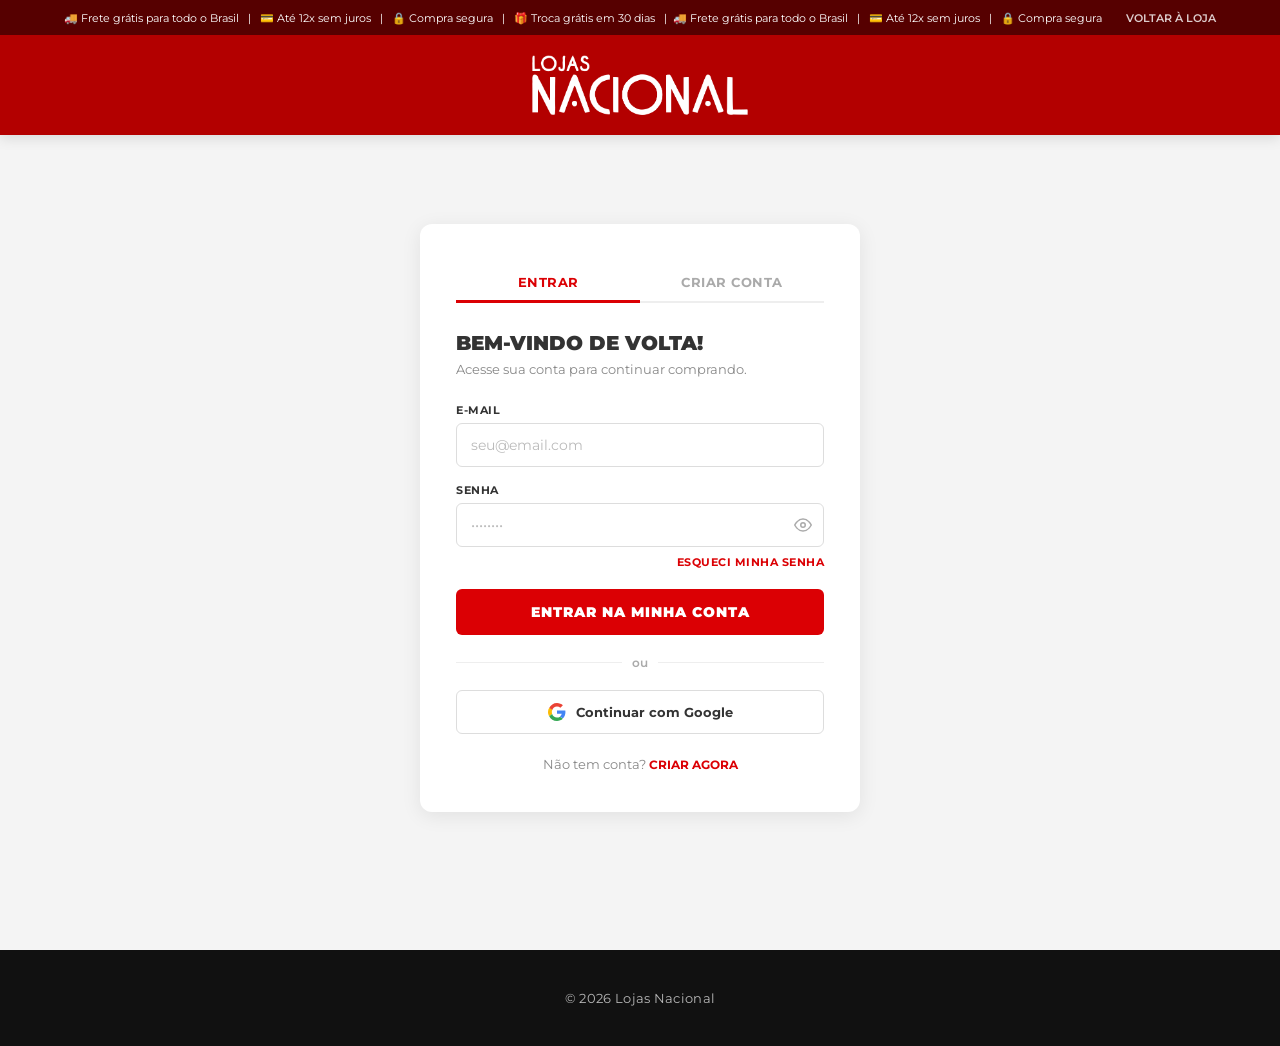
<file: pages/login.html>
<!DOCTYPE html>
<html lang="pt-BR">
<head>
  <meta charset="UTF-8">
  <meta name="viewport" content="width=device-width, initial-scale=1.0">
  <meta name="theme-color" content="#db0004">
  <meta name="apple-mobile-web-app-capable" content="yes">
  <meta name="apple-mobile-web-app-status-bar-style" content="black-translucent">
  <title>Login - Lojas Nacional</title>
  <link rel="stylesheet" href="../assets/css/style.css">
  <link rel="stylesheet" href="../assets/css/auth.css">
  <link rel="icon" href="../assets/images/favicon/favicon.ico" type="image/x-icon">
</head>
<body>

  <header class="header">
    <div class="headerTopo">
      <div class="infoHeader">
        <div class="marquee-wrap">
          <div class="marquee-track">
            <span>🚚 Frete grátis para todo o Brasil &nbsp;&nbsp;|&nbsp;&nbsp; 💳 Até 12x sem juros &nbsp;&nbsp;|&nbsp;&nbsp; 🔒 Compra segura &nbsp;&nbsp;|&nbsp;&nbsp; 🎁 Troca grátis em 30 dias &nbsp;&nbsp;|&nbsp;&nbsp;</span>
            <span>🚚 Frete grátis para todo o Brasil &nbsp;&nbsp;|&nbsp;&nbsp; 💳 Até 12x sem juros &nbsp;&nbsp;|&nbsp;&nbsp; 🔒 Compra segura &nbsp;&nbsp;|&nbsp;&nbsp; 🎁 Troca grátis em 30 dias &nbsp;&nbsp;|&nbsp;&nbsp;</span>
          </div>
        </div>
      </div>
      <div class="linksHeaderTopo">
        <a href="../index.html">Voltar à loja</a>
      </div>
    </div>
    <div class="headerMain" style="justify-content: center;">
      <a href="../index.html">
        <img src="../assets/images/Logo_FundoTransp.png" alt="Lojas Nacional" class="logo">
      </a>
    </div>
  </header>

  <div class="auth-page">
    <div class="auth-wrapper">
      <div class="auth-card">

        <div class="auth-tab-bar">
          <a href="login.html" class="auth-tab active">Entrar</a>
          <a href="cadastro.html" class="auth-tab">Criar Conta</a>
        </div>

        <h1 class="auth-title">Bem-vindo de volta!</h1>
        <p class="auth-sub">Acesse sua conta para continuar comprando.</p>

        <form class="auth-form" id="loginForm" action="#" method="POST" novalidate>
          <div class="auth-field" id="field-email">
            <label for="email">E-mail</label>
            <input type="email" id="email" name="email" placeholder="seu@email.com" required>
            <span class="auth-error-msg" id="err-email">Informe um e-mail válido.</span>
          </div>
          <div class="auth-field" id="field-senha">
            <label for="senha">Senha</label>
            <div class="auth-field-wrap">
              <input type="password" id="senha" name="senha" placeholder="••••••••" required>
              <button type="button" class="auth-toggle-pass" aria-label="Mostrar senha" onclick="togglePass('senha', this)">
                <svg id="eye-senha" width="18" height="18" fill="none" stroke="currentColor" stroke-width="2" viewBox="0 0 24 24"><path d="M1 12s4-8 11-8 11 8 11 8-4 8-11 8-11-8-11-8z"/><circle cx="12" cy="12" r="3"/></svg>
              </button>
            </div>
            <span class="auth-error-msg" id="err-senha">Informe sua senha.</span>
          </div>
          <a href="#" class="auth-forgot">Esqueci minha senha</a>
          <button type="submit" class="auth-btn-primary" id="btnLogin">Entrar na minha conta</button>
        </form>

        <div class="auth-divider">
          <span class="auth-divider-line"></span>
          <span class="auth-divider-text">ou</span>
          <span class="auth-divider-line"></span>
        </div>

        <button class="auth-btn-google" type="button">
          <svg width="18" height="18" viewBox="0 0 48 48">
            <path fill="#EA4335" d="M24 9.5c3.5 0 6.6 1.2 9 3.2l6.7-6.7C35.8 2.5 30.3 0 24 0 14.8 0 7 5.5 3.2 13.5l7.8 6C12.8 13.5 17.9 9.5 24 9.5z"/>
            <path fill="#4285F4" d="M46.5 24.5c0-1.6-.1-3.1-.4-4.5H24v8.5h12.7c-.6 3-2.3 5.5-4.8 7.2l7.5 5.8c4.4-4.1 7.1-10.1 7.1-17z"/>
            <path fill="#FBBC05" d="M11 28.5c-.5-1.5-.8-3.1-.8-4.8s.3-3.3.8-4.8l-7.8-6C1.2 16 0 19.9 0 24s1.2 8 3.2 11.1l7.8-6z"/>
            <path fill="#34A853" d="M24 48c6.3 0 11.6-2.1 15.5-5.7l-7.5-5.8c-2.1 1.4-4.8 2.3-8 2.3-6.1 0-11.2-4-13-9.5l-7.8 6C7 42.5 14.8 48 24 48z"/>
          </svg>
          Continuar com Google
        </button>

        <p class="auth-switch">Não tem conta? <a href="cadastro.html">Criar agora</a></p>

      </div>
    </div>
  </div>

  <footer class="footer">
    <p>© 2026 Lojas Nacional</p>
  </footer>

  <script>
    function togglePass(inputId, btn) {
      const input = document.getElementById(inputId);
      const isHidden = input.type === 'password';
      input.type = isHidden ? 'text' : 'password';
      btn.innerHTML = isHidden
        ? '<svg width="18" height="18" fill="none" stroke="currentColor" stroke-width="2" viewBox="0 0 24 24"><path d="M17.94 17.94A10.07 10.07 0 0 1 12 20c-7 0-11-8-11-8a18.45 18.45 0 0 1 5.06-5.94M9.9 4.24A9.12 9.12 0 0 1 12 4c7 0 11 8 11 8a18.5 18.5 0 0 1-2.16 3.19M1 1l22 22"/></svg>'
        : '<svg width="18" height="18" fill="none" stroke="currentColor" stroke-width="2" viewBox="0 0 24 24"><path d="M1 12s4-8 11-8 11 8 11 8-4 8-11 8-11-8-11-8z"/><circle cx="12" cy="12" r="3"/></svg>';
    }

    function validateField(input, fieldId, errId, checkFn) {
      const field = document.getElementById(fieldId);
      const msg   = document.getElementById(errId);
      if (!checkFn(input.value)) {
        field.classList.remove('valid');
        field.classList.add('error');
        if (msg) msg.style.display = 'block';
        return false;
      } else {
        field.classList.remove('error');
        field.classList.add('valid');
        if (msg) msg.style.display = 'none';
        return true;
      }
    }

    const emailInput = document.getElementById('email');
    const senhaInput = document.getElementById('senha');

    emailInput.addEventListener('blur', () => {
      validateField(emailInput, 'field-email', 'err-email',
        v => /^[^\s@]+@[^\s@]+\.[^\s@]+$/.test(v.trim()));
    });
    emailInput.addEventListener('input', () => {
      if (document.getElementById('field-email').classList.contains('error')) {
        validateField(emailInput, 'field-email', 'err-email',
          v => /^[^\s@]+@[^\s@]+\.[^\s@]+$/.test(v.trim()));
      }
    });

    senhaInput.addEventListener('blur', () => {
      validateField(senhaInput, 'field-senha', 'err-senha', v => v.length > 0);
    });

    document.getElementById('loginForm').addEventListener('submit', function(e) {
      e.preventDefault();
      const okEmail = validateField(emailInput, 'field-email', 'err-email',
        v => /^[^\s@]+@[^\s@]+\.[^\s@]+$/.test(v.trim()));
      const okSenha = validateField(senhaInput, 'field-senha', 'err-senha', v => v.length > 0);
      if (!okEmail || !okSenha) return;

      const btn = document.getElementById('btnLogin');
      const original = btn.textContent;
      btn.disabled = true;
      btn.innerHTML = '<span class="btn-spinner"></span>Aguarde...';
      setTimeout(() => {
        btn.disabled = false;
        btn.textContent = original;
      }, 2000);
    });
  </script>

</body>
</html>
</file>
<file: assets/css/style.css>
/* Importação da Fonte */
@import url('https://fonts.googleapis.com/css2?family=Montserrat:wght@400;600;700;900&display=swap');

/* ==============================
   VARIÁVEIS
   ============================== */
:root {
  --primary: #db0004;
  --primary-dark: #560000;
  --primary-main: #b30000;
  --secondary: #ffffff;
  --text-white: #ffffff;
  --text-dark: #333333;
  --gray-bg: #f4f4f4;
  --shadow: 0 4px 12px rgba(0, 0, 0, 0.1);
  --shadow-hover: 0 12px 28px rgba(0, 0, 0, 0.15);
  --header-height: 135px;
  --transition: all 0.3s cubic-bezier(0.4, 0, 0.2, 1);
  --radius: 12px;
  --radius-sm: 6px;
}

[data-theme="dark"] {
  --gray-bg: #121212;
  --text-dark: #f4f4f4;
  --secondary: #1e1e1e;
  --shadow: 0 4px 12px rgba(0, 0, 0, 0.5);
  --shadow-hover: 0 12px 28px rgba(0, 0, 0, 0.6);
}

/* ==============================
   RESET & BASE
   ============================== */
*, *::before, *::after {
  margin: 0;
  padding: 0;
  box-sizing: border-box;
  font-family: 'Montserrat', sans-serif;
}

button, a { touch-action: manipulation; }

html { scroll-behavior: smooth; }

body {
  background: var(--gray-bg);
  color: var(--text-dark);
  transition: background 0.3s ease, color 0.3s ease;
  padding-top: var(--header-height);
  overflow-x: hidden;
}

a { text-decoration: none; color: inherit; }
img { max-width: 100%; display: block; }

/* ==============================
   LOADER DE CARREGAMENTO
   ============================== */
.page-loader {
  position: fixed;
  inset: 0;
  background: var(--primary-dark);
  z-index: 9999;
  display: flex;
  flex-direction: column;
  align-items: center;
  justify-content: center;
  gap: 20px;
  transition: opacity 0.6s ease, visibility 0.6s ease;
}

.page-loader.saindo {
  opacity: 0;
  visibility: hidden;
}

/* Logo animada */
.loader-logo {
  font-family: 'Montserrat', sans-serif;
  font-size: 72px;
  font-weight: 900;
  color: var(--text-white);
  line-height: 1;
  animation: loader-pulso 1s ease-in-out infinite alternate;
  position: relative;
}

.loader-logo::after {
  content: '';
  position: absolute;
  bottom: -8px;
  left: 50%;
  transform: translateX(-50%);
  width: 12px;
  height: 4px;
  background: var(--primary);
  border-radius: 99px;
  animation: loader-dot 1s ease-in-out infinite alternate;
}

@keyframes loader-pulso {
  from { transform: scale(1);   opacity: 1; }
  to   { transform: scale(1.1); opacity: 0.85; }
}

@keyframes loader-dot {
  from { width: 12px; }
  to   { width: 36px; }
}

/* Barra de progresso */
.loader-barra {
  width: 200px;
  height: 4px;
  background: rgba(255, 255, 255, 0.15);
  border-radius: 99px;
  overflow: hidden;
}

.loader-progresso {
  height: 100%;
  width: 0%;
  background: var(--primary);
  border-radius: 99px;
  transition: width 0.1s linear;
}

/* Texto */
.loader-texto {
  font-size: 11px;
  font-weight: 600;
  color: rgba(255, 255, 255, 0.4);
  text-transform: uppercase;
  letter-spacing: 3px;
}

/* ==============================
   HEADER
   ============================== */
.header {
  display: flex;
  flex-direction: column;
  position: fixed;
  top: 0;
  width: 100%;
  z-index: 1000;
  transition: var(--transition);
  box-shadow: var(--shadow);
}

.header.scrolled { transform: translateY(-35px); }
.header.hide     { transform: translateY(-100%); }

/* --- TOPO --- */
.headerTopo {
  display: flex;
  justify-content: space-between;
  align-items: center;
  background: var(--primary-dark);
  color: var(--text-white);
  height: 35px;
  padding: 0 5%;
  font-size: 11px;
  gap: 16px;
}

.infoHeader {
  overflow: hidden;
  flex: 1;
  min-width: 0;
}

.marquee-wrap { overflow: hidden; width: 100%; }

.marquee-track {
  display: inline-flex;
  white-space: nowrap;
  animation: marquee 25s linear infinite;
}

.marquee-track:hover { animation-play-state: paused; }

@keyframes marquee {
  from { transform: translateX(0); }
  to   { transform: translateX(-50%); }
}

/* Links do topo */
.linksHeaderTopo {
  display: flex;
  align-items: center;
  gap: 14px;
  flex-shrink: 0;
}

.linksHeaderTopo a {
  color: var(--text-white);
  text-decoration: none;
  font-size: 11px;
  font-weight: 600;
  text-transform: uppercase;
  opacity: 0.8;
  transition: opacity 0.2s;
}

.linksHeaderTopo a:hover { opacity: 1; }

.lang-tag {
  font-size: 11px;
  opacity: 0.6;
  cursor: pointer;
  user-select: none;
  transition: opacity 0.2s;
}

.lang-tag:hover { opacity: 1; }

.link-login { font-weight: 700; }

.link-cadastro {
  background: var(--primary);
  color: var(--text-white) !important;
  opacity: 1 !important;
  padding: 4px 14px;
  border-radius: 99px;
  font-size: 10.5px !important;
  font-weight: 700 !important;
  transition: background 0.2s !important;
}

.link-cadastro:hover { background: var(--primary-main) !important; }

.theme-btn {
  background: rgba(255, 255, 255, 0.1);
  border: 1px solid rgba(255, 255, 255, 0.2);
  color: white;
  width: 26px;
  height: 26px;
  border-radius: 50%;
  font-size: 12px;
  display: flex;
  align-items: center;
  justify-content: center;
  cursor: pointer;
  transition: background 0.2s;
  flex-shrink: 0;
}

.theme-btn:hover { background: rgba(255, 255, 255, 0.22); }

/* --- HEADER PRINCIPAL --- */
.headerMain {
  display: flex;
  justify-content: space-between;
  align-items: center;
  background: var(--primary-main);
  padding: 0 5%;
  height: 100px;
  transition: var(--transition);
  gap: 24px;
}

.logo-wrap { flex-shrink: 0; display: block; }
.logo { height: 60px; transition: 0.3s; }
.logo:hover { transform: scale(1.03); }

/* --- BUSCA --- */
.search-bar {
  display: flex;
  flex: 1;
  max-width: 500px;
  height: 45px;
  margin: 0 auto;
  position: relative;
}

.search-bar input {
  width: 100%;
  padding: 0 50px 0 18px;
  border-radius: 99px;
  border: 2px solid transparent;
  outline: none;
  font-size: 14px;
  font-family: 'Montserrat', sans-serif;
  background: rgba(255, 255, 255, 0.95);
  color: #333;
  transition: border-color 0.2s, box-shadow 0.2s;
}

.search-bar input::placeholder { color: #aaa; }

.search-bar input:focus {
  border-color: var(--primary-dark);
  box-shadow: 0 0 0 3px rgba(86, 0, 0, 0.2);
  background: #fff;
}

.search-button {
  position: absolute;
  right: 5px;
  top: 50%;
  transform: translateY(-50%);
  background: var(--primary-dark);
  border: none;
  width: 36px;
  height: 36px;
  border-radius: 50%;
  display: flex;
  align-items: center;
  justify-content: center;
  cursor: pointer;
  transition: background 0.2s, transform 0.2s;
}

.search-button:hover {
  background: var(--primary);
  transform: translateY(-50%) scale(1.08);
}

.search-button img {
  width: 17px;
  height: 17px;
  filter: brightness(0) invert(1);
}

/* --- NAV --- */
.nav {
  display: flex;
  align-items: center;
  gap: 6px;
  flex-shrink: 0;
}

.nav a {
  color: var(--text-white);
  text-decoration: none;
  font-weight: 700;
  font-size: 12px;
  text-transform: uppercase;
  padding: 7px 12px;
  border-radius: var(--radius-sm);
  transition: background 0.2s;
  white-space: nowrap;
}

.nav a:hover { background: rgba(255, 255, 255, 0.15); }

.nav-active {
  border-bottom: 2px solid rgba(255, 255, 255, 0.8);
}

.cart-link {
  background: rgba(0, 0, 0, 0.25) !important;
  padding: 8px 16px !important;
  border-radius: 99px !important;
  display: flex !important;
  align-items: center !important;
  gap: 6px !important;
  transition: background 0.2s !important;
}

.cart-link:hover { background: rgba(0, 0, 0, 0.45) !important; }

#cartCount {
  background: white;
  color: var(--primary);
  font-size: 11px;
  font-weight: 900;
  min-width: 20px;
  height: 20px;
  border-radius: 50%;
  display: inline-flex;
  align-items: center;
  justify-content: center;
  transition: transform 0.2s;
}

/* ==============================
   APP QR POPUP
   ============================== */
.app-qr-wrap {
  position: relative;
}

.app-qr-popup {
  position: absolute;
  top: calc(100% + 12px);
  left: 50%;
  transform: translateX(-50%) translateY(-8px);
  background: #fff;
  border-radius: var(--radius);
  box-shadow: 0 10px 36px rgba(0, 0, 0, 0.22);
  padding: 16px;
  display: flex;
  flex-direction: column;
  align-items: center;
  gap: 10px;
  opacity: 0;
  pointer-events: none;
  transition: opacity 0.22s ease, transform 0.22s ease;
  z-index: 2000;
  min-width: 172px;
}

/* Setinha apontando para cima */
.app-qr-popup::before {
  content: '';
  position: absolute;
  bottom: 100%;
  left: 50%;
  transform: translateX(-50%);
  border: 7px solid transparent;
  border-bottom-color: #fff;
}

.app-qr-wrap:hover .app-qr-popup,
.app-qr-popup.visivel {
  opacity: 1;
  transform: translateX(-50%) translateY(0);
  pointer-events: auto;
}

.app-qr-popup img {
  width: 140px;
  height: 140px;
  border-radius: 6px;
  display: block;
}

.app-qr-popup span {
  font-size: 12px;
  font-weight: 700;
  color: #c13584;
  text-align: center;
  white-space: nowrap;
}

/* ==============================
   CONTAINER
   ============================== */
.container {
  max-width: 1400px;
  margin: 30px auto;
  padding: 0 5%;
}

/* ==============================
   BANNER
   ============================== */
.banner {
  display: grid;
  grid-template-columns: 2fr 1fr;
  grid-template-rows: 260px 260px;
  gap: 15px;
  margin-bottom: 20px;
}

.bannerDestaque {
  grid-row: 1 / span 2;
  position: relative;
  border-radius: var(--radius);
  display: flex;
  justify-content: center;
  padding: 30px;
  overflow: hidden;
  transition: 0.3s;
}

/* ── SLIDER ── */
.slider-slides {
  position: absolute;
  inset: 0;
  display: flex;
  transition: transform 0.6s cubic-bezier(0.4, 0, 0.2, 1);
}

.slider-slide {
  min-width: 100%;
  position: relative;
  overflow: hidden;
  background: #111;
}

/* Fundo desfocado — preenche as bordas sem preto */
.slide-bg {
  position: absolute;
  inset: -10px;
  background-size: cover;
  background-position: center;
  filter: blur(18px) brightness(0.55);
  transform: scale(1.08);
}

/* Imagem principal — sem corte */
.slider-slide img {
  position: relative;
  z-index: 1;
  width: 100%;
  height: 100%;
  object-fit: contain;
  display: block;
}

.slider-slide::after {
  content: '';
  position: absolute;
  inset: 0;
  z-index: 2;
  background: linear-gradient(rgba(0,0,0,0.22), rgba(0,0,0,0.22));
  pointer-events: none;
}

/* Conteúdo acima das slides */
.bannerConteudo { z-index: 2; }

/* Setas */
.slider-arrow {
  position: absolute;
  top: 50%;
  transform: translateY(-50%);
  z-index: 3;
  background: rgba(255,255,255,0.18);
  border: none;
  color: white;
  width: 38px;
  height: 38px;
  border-radius: 50%;
  cursor: pointer;
  display: flex;
  align-items: center;
  justify-content: center;
  transition: background 0.2s;
  backdrop-filter: blur(4px);
}

.slider-arrow:hover { background: rgba(255,255,255,0.35); }
.slider-arrow.prev  { left: 14px; }
.slider-arrow.next  { right: 14px; }

/* Bolinhas */
.slider-dots {
  position: absolute;
  bottom: 14px;
  left: 50%;
  transform: translateX(-50%);
  z-index: 3;
  display: flex;
  gap: 8px;
  align-items: center;
}

.slider-dot {
  width: 8px;
  height: 8px;
  border-radius: 50%;
  background: rgba(255,255,255,0.45);
  border: none;
  cursor: pointer;
  transition: background 0.25s, transform 0.25s;
  padding: 0;
}

.slider-dot.active {
  background: white;
  transform: scale(1.35);
}

.bannerDestaque:hover { transform: translateY(-3px); box-shadow: var(--shadow-hover); }

.bannerConteudo {
  display: flex;
  flex-direction: column;
  justify-content: space-between;
  align-items: center;
  height: 100%;
  width: 100%;
}

.bannerConteudo h2 {
  font-size: 2.8rem;
  font-weight: 900;
  color: white;
  text-transform: uppercase;
  text-align: center;
  text-shadow: 2px 2px 8px rgba(0,0,0,0.4);
}

.bannerConteudo button {
  background-color: var(--primary);
  color: white;
  border: none;
  padding: 15px 40px;
  font-weight: 800;
  font-family: 'Montserrat', sans-serif;
  text-transform: uppercase;
  border-radius: 99px;
  cursor: pointer;
  transition: 0.3s;
  letter-spacing: 0.5px;
  margin-top: auto;
}

.bannerConteudo button:hover {
  background-color: var(--primary-main);
  transform: scale(1.05);
  box-shadow: 0 6px 20px rgba(219, 0, 4, 0.4);
}

/* Banners menores */
.bannerMenor {
  background-size: cover;
  background-position: center;
  border-radius: var(--radius);
  display: flex;
  justify-content: center;
  align-items: center;
  color: white;
  cursor: pointer;
  position: relative;
  overflow: hidden;
  transition: 0.3s;
}

.bannerMenor::after {
  content: '';
  position: absolute;
  inset: 0;
  background: rgba(0,0,0,0.25);
  transition: background 0.3s;
}

.bannerMenor:hover::after { background: rgba(0,0,0,0.1); }

.bannerMenor:hover {
  transform: translateY(-4px);
  box-shadow: var(--shadow-hover);
}

.bannerMenor h1 {
  font-size: 1.6rem;
  font-weight: 900;
  text-transform: uppercase;
  z-index: 2;
  text-shadow: 2px 2px 8px rgba(0,0,0,0.6);
  letter-spacing: 2px;
}

.destaque1 {
  background-image: linear-gradient(rgba(0,0,0,0.3), rgba(0,0,0,0.3)),
                    url('../images/FotoDestaque1.jpeg');
}

.destaque2 {
  background-image: linear-gradient(rgba(0,0,0,0.3), rgba(0,0,0,0.3)),
                    url('../images/FotoDestaque2.jpeg');
}

/* ==============================
   DEPARTAMENTOS
   ============================== */
.categorias-container {
  padding: 48px 0;
  display: flex;
  flex-direction: column;
  align-items: center;
}

.titulo-secao {
  font-size: 1.6rem;
  font-weight: 900;
  text-transform: uppercase;
  color: var(--text-dark);
  margin-bottom: 32px;
  letter-spacing: 1px;
  position: relative;
  padding-bottom: 12px;
}

.titulo-secao::after {
  content: '';
  position: absolute;
  bottom: 0;
  left: 50%;
  transform: translateX(-50%);
  width: 48px;
  height: 3px;
  background: var(--primary);
  border-radius: 99px;
}

.categorias-grid {
  display: flex;
  justify-content: center;
  flex-wrap: wrap;
  gap: 28px;
  width: 100%;
  max-width: 1100px;
}

.categoria-item {
  display: flex;
  flex-direction: column;
  align-items: center;
  gap: 10px;
  width: 100px;
  cursor: pointer;
  transition: transform 0.3s ease;
}

.categoria-item:hover { transform: translateY(-6px); }

.categoria-item .circulo {
  width: 88px;
  height: 88px;
  background-color: var(--secondary);
  border-radius: 50%;
  display: flex;
  justify-content: center;
  align-items: center;
  border: 2px solid #eeeeee;
  overflow: hidden;
  transition: 0.3s;
  padding: 15px;
  box-shadow: var(--shadow);
}

.categoria-item:hover .circulo {
  border-color: var(--primary);
  box-shadow: 0 6px 20px rgba(219, 0, 4, 0.2);
  background: #fff9f9;
}

.categoria-item img {
  width: 100%;
  height: 100%;
  object-fit: contain;
}

.categoria-item span {
  font-size: 12px;
  font-weight: 700;
  color: var(--text-dark);
  text-align: center;
  transition: color 0.2s;
}

.categoria-item:hover span { color: var(--primary); }

/* ==============================
   PRODUTOS
   ============================== */

/* Título da seção de produtos */
.produtos-secao {
  display: flex;
  justify-content: center;
  padding-top: 16px;
  padding-bottom: 8px;
}

.products {
  display: grid;
  grid-template-columns: repeat(auto-fill, minmax(240px, 1fr));
  gap: 24px;
  padding: 8px 0 50px;
  max-width: 100%;
  margin: 0 auto;
}

/* --- CARD --- */
.product-card {
  background: var(--secondary);
  color: var(--text-dark);
  border-radius: var(--radius);
  box-shadow: var(--shadow);
  overflow: hidden;
  transition: transform 0.3s ease, box-shadow 0.3s ease;
  display: flex;
  flex-direction: column;
}

.product-card:hover {
  transform: translateY(-6px);
  box-shadow: var(--shadow-hover);
}

/* --- IMAGEM --- */
.product-img-wrap {
  position: relative;
  overflow: hidden;
  background: #f5f5f5;
}

[data-theme="dark"] .product-img-wrap {
  background: #2a2a2a;
}

.product-img-wrap img {
  width: 100%;
  height: 220px;
  object-fit: cover;
  display: block;
  transition: transform 0.45s ease;
}

.product-card:hover .product-img-wrap img {
  transform: scale(1.07);
}

/* --- BADGE OFERTA/NOVO --- */
.product-tag {
  position: absolute;
  top: 10px;
  left: 10px;
  background: var(--primary);
  color: white;
  font-size: 10px;
  font-weight: 800;
  text-transform: uppercase;
  padding: 4px 11px;
  border-radius: 99px;
  letter-spacing: 0.5px;
  z-index: 2;
}

.tag-new {
  background: #1a7a3a;
}

/* --- BADGE DESCONTO % --- */
.product-discount {
  position: absolute;
  bottom: 10px;
  left: 10px;
  background: #ff6b00;
  color: white;
  font-size: 11px;
  font-weight: 900;
  padding: 3px 9px;
  border-radius: 6px;
  z-index: 2;
  letter-spacing: 0.3px;
}

/* --- BOTÃO FAVORITAR --- */
.product-wishlist {
  position: absolute;
  top: 10px;
  right: 10px;
  background: white;
  border: none;
  width: 34px;
  height: 34px;
  border-radius: 50%;
  font-size: 16px;
  line-height: 1;
  cursor: pointer;
  display: flex;
  align-items: center;
  justify-content: center;
  box-shadow: 0 2px 8px rgba(0, 0, 0, 0.18);
  transition: all 0.25s ease;
  color: #ccc;
  z-index: 2;
  opacity: 0;
  transform: scale(0.85);
}

.product-card:hover .product-wishlist {
  opacity: 1;
  transform: scale(1);
}

.product-wishlist:hover {
  color: var(--primary);
  transform: scale(1.15) !important;
}

.product-wishlist.active {
  color: var(--primary);
  opacity: 1;
  transform: scale(1);
}

/* --- INFO ÁREA --- */
.product-info {
  padding: 14px 16px 16px;
  display: flex;
  flex-direction: column;
  flex: 1;
  text-align: left;
}

/* Label de categoria */
.product-category {
  font-size: 10px;
  font-weight: 700;
  text-transform: uppercase;
  color: var(--primary);
  letter-spacing: 1px;
  margin-bottom: 5px;
  opacity: 0.85;
}

.product-info h3 {
  font-size: 0.95rem;
  font-weight: 700;
  margin-bottom: 7px;
  color: var(--text-dark);
  line-height: 1.35;
}

/* --- AVALIAÇÃO --- */
.product-rating {
  display: flex;
  align-items: center;
  gap: 5px;
  margin-bottom: 10px;
}

.stars {
  color: #f5a623;
  font-size: 13px;
  letter-spacing: 1px;
}

.rating-count {
  font-size: 11px;
  color: #999;
  font-weight: 600;
}

[data-theme="dark"] .rating-count {
  color: #777;
}

/* --- PREÇOS --- */
.product-prices {
  display: flex;
  align-items: baseline;
  gap: 8px;
  margin-bottom: 4px;
  flex-wrap: wrap;
}

.price-old {
  font-size: 12px;
  color: #bbb;
  text-decoration: line-through;
  font-weight: 600;
}

[data-theme="dark"] .price-old {
  color: #666;
}

.price-new {
  color: var(--primary);
  font-weight: 900;
  font-size: 1.35rem;
  line-height: 1;
}

.price-installment {
  font-size: 11px;
  color: #888;
  font-weight: 600;
  margin-bottom: 14px;
  display: block;
  margin-top: 2px;
}

[data-theme="dark"] .price-installment {
  color: #777;
}

/* --- BOTÃO COMPRAR --- */
.product-info button {
  background: var(--primary);
  color: white;
  border: none;
  padding: 11px 20px;
  border-radius: 99px;
  font-weight: 700;
  font-family: 'Montserrat', sans-serif;
  font-size: 12px;
  text-transform: uppercase;
  cursor: pointer;
  width: 100%;
  transition: 0.3s;
  letter-spacing: 0.5px;
  margin-top: auto;
}

.product-info button:hover {
  background: var(--primary-main);
  transform: translateY(-2px);
  box-shadow: 0 5px 16px rgba(219, 0, 4, 0.32);
}

.product-info button.btn-added {
  background: #1a7a3a;
  transform: none;
  box-shadow: none;
}

/* ==============================
   FOOTER
   ============================== */
.footer {
  text-align: center;
  padding: 40px;
  background: #111111;
  color: rgba(255,255,255,0.7);
  margin-top: 50px;
  font-size: 13px;
  letter-spacing: 0.3px;
}

/* ==============================
   TOAST
   ============================== */
.toast {
  position: fixed;
  bottom: 32px;
  left: 50%;
  transform: translateX(-50%) translateY(80px);
  background: #1a7a3a;
  color: white;
  padding: 12px 28px;
  border-radius: 99px;
  font-size: 13px;
  font-weight: 700;
  box-shadow: 0 8px 24px rgba(0,0,0,0.2);
  z-index: 500;
  opacity: 0;
  transition: transform 0.4s cubic-bezier(.34,1.56,.64,1), opacity 0.3s ease;
  pointer-events: none;
  white-space: nowrap;
}

.toast.show {
  transform: translateX(-50%) translateY(0);
  opacity: 1;
}

/* ==============================
   VOLTAR AO TOPO
   ============================== */
.back-to-top {
  position: fixed;
  bottom: 84px;
  right: 28px;
  width: 44px;
  height: 44px;
  border-radius: 50%;
  background: var(--primary);
  color: white;
  font-size: 18px;
  font-weight: 700;
  border: none;
  cursor: pointer;
  box-shadow: 0 4px 16px rgba(219,0,4,0.35);
  z-index: 200;
  opacity: 0;
  transform: translateY(16px);
  transition: opacity 0.3s, transform 0.3s, background 0.2s;
}

.back-to-top.visible {
  opacity: 1;
  transform: translateY(0);
}

.back-to-top:hover { background: var(--primary-main); }

/* ==============================
   REVEAL ON SCROLL
   ============================== */
.reveal {
  opacity: 0;
  transform: translateY(24px);
  transition: opacity 0.55s ease, transform 0.55s ease;
}

.reveal.visible {
  opacity: 1;
  transform: translateY(0);
}

/* ==============================
   RESPONSIVIDADE
   ============================== */

/* --- DESKTOP MÉDIO (≤1200px) --- */
@media (max-width: 1200px) {
  .products {
    grid-template-columns: repeat(auto-fill, minmax(210px, 1fr));
  }
}

/* --- TABLET LARGO (≤1024px) --- */
@media (max-width: 1024px) {
  .bannerConteudo h2 { font-size: 2.2rem; }
  .products { grid-template-columns: repeat(auto-fill, minmax(195px, 1fr)); }
}

/* --- TABLET / BANNER (≤900px) --- */
@media (max-width: 900px) {
  .banner {
    grid-template-columns: 1fr;
    grid-template-rows: auto;
  }
  .bannerDestaque { grid-row: auto; height: 360px; }
  .bannerConteudo h2 { font-size: 1.9rem; }
  .bannerMenor { height: 150px; }
}

/* --- TABLET PORTRAIT (≤768px) --- */
@media (max-width: 768px) {
  /* header-height = topo(28px) + padding(10)+logo(46px)+gap(10)+search(45px)+padding(10) = 149px */
  :root { --header-height: 150px; }

  /* Topo: compacto mas VISÍVEL — não esconde login/cadastro/tema */
  .headerTopo {
    height: 28px;
    padding: 0 4%;
    gap: 10px;
    font-size: 10px;
  }
  .linksHeaderTopo { gap: 10px; }
  .linksHeaderTopo a { font-size: 10px; }
  .lang-tag { font-size: 10px; }

  .headerMain {
    flex-wrap: wrap;
    height: auto;
    padding: 10px 4%;
    gap: 10px;
  }
  .logo-wrap { order: 1; }
  .logo { height: 46px; }
  .nav { order: 2; gap: 3px; }
  .nav a { font-size: 11px; padding: 6px 8px; }
  .search-bar {
    order: 3;
    width: 100%;
    max-width: 100%;
    margin: 0;
    flex: none;
  }
}

/* --- CELULAR GRANDE (≤600px) --- */
@media (max-width: 600px) {
  /* Categorias: flex-wrap = todas visíveis, sem scroll horizontal oculto */
  .categorias-grid {
    justify-content: center;
    flex-wrap: wrap;
    overflow-x: visible;
    gap: 16px;
    padding-bottom: 0;
  }
  .categoria-item { flex: 0 0 auto; width: 78px; }
  .categoria-item .circulo { width: 72px; height: 72px; }
  .categoria-item span { font-size: 11px; }

  .products {
    grid-template-columns: repeat(auto-fill, minmax(160px, 1fr));
    gap: 14px;
  }
  .product-img-wrap img { height: 170px; }
  .product-info h3 { font-size: 0.88rem; }
  .price-new { font-size: 1.15rem; }
  .product-info { padding: 12px; }
  .product-wishlist { opacity: 1; transform: scale(1); }
}

/* --- CELULAR (≤480px) --- */
@media (max-width: 480px) {
  /* header-height = topo(26px) + padding(8)+logo(40px)+gap(8)+search(45px)+padding(8) = 135px */
  :root { --header-height: 136px; }

  .headerTopo { height: 26px; padding: 0 3%; gap: 8px; }
  .linksHeaderTopo { gap: 7px; }
  .linksHeaderTopo a { font-size: 9.5px; }
  .link-cadastro { padding: 3px 10px; font-size: 9px !important; }
  .lang-tag { font-size: 9.5px; }
  .theme-btn { width: 22px; height: 22px; font-size: 11px; }

  .headerMain { padding: 8px 3%; gap: 8px; }
  .logo { height: 40px; }
  .nav a { font-size: 10.5px; padding: 5px 7px; }
  .cart-link { padding: 6px 12px !important; gap: 4px !important; }

  /* iOS: evita zoom automático ao focar inputs (requer font-size >= 16px) */
  .search-bar input { font-size: 16px; }

  .bannerDestaque { height: 280px; }
  .bannerConteudo h2 { font-size: 1.5rem; }
  .bannerConteudo button { padding: 11px 28px; font-size: 13px; }
  .bannerMenor { height: 120px; }
  .bannerMenor h1 { font-size: 1.25rem; }

  .categorias-grid { gap: 12px; }
  .categoria-item { width: 72px; }
  .categoria-item .circulo { width: 66px; height: 66px; }

  .products { grid-template-columns: repeat(2, 1fr); gap: 12px; }
  .product-img-wrap img { height: 140px; }
  .price-new { font-size: 1.1rem; }
  .price-installment { font-size: 10px; }
  .product-info button { padding: 10px 14px; font-size: 11px; }

  /* Toast: sem nowrap para não vazar na tela */
  .toast {
    white-space: normal;
    text-align: center;
    max-width: calc(100% - 32px);
    padding: 12px 20px;
    font-size: 12px;
  }
}

/* --- CELULAR PEQUENO (≤360px) --- */
@media (max-width: 360px) {
  :root { --header-height: 140px; }

  .headerTopo { height: 22px; gap: 5px; padding: 0 3%; }
  .linksHeaderTopo { gap: 5px; }
  .linksHeaderTopo a { font-size: 9.5px; }
  .link-cadastro { padding: 2px 8px; font-size: 9px !important; }
  .lang-tag { display: none; }

  .headerMain { padding: 7px 3%; gap: 6px; }
  .logo { height: 34px; }
  .nav { gap: 1px; flex-wrap: nowrap; }
  .nav a { font-size: 10px; padding: 6px 5px; min-height: 32px; display: flex; align-items: center; }
  .cart-link { padding: 5px 8px !important; }

  .search-bar input { font-size: 16px; }

  .bannerDestaque { height: 220px; }
  .bannerConteudo h2 { font-size: 1.2rem; }
  .bannerMenor { height: 95px; }
  .bannerMenor h1 { font-size: 1rem; }

  .categorias-grid { gap: 10px; }
  .categoria-item { width: 64px; }
  .categoria-item .circulo { width: 58px; height: 58px; }
  .categoria-item span { font-size: 10px; }

  .products { grid-template-columns: repeat(2, 1fr); gap: 10px; }
  .product-img-wrap img { height: 115px; }
  .product-info h3 { font-size: 0.8rem; }
  .price-new { font-size: 0.98rem; }
  .price-old { font-size: 10px; }
  .price-installment { font-size: 9.5px; margin-bottom: 10px; }
  .stars { font-size: 10px; }
  .product-info { padding: 9px; }
  .product-info button { padding: 9px 10px; font-size: 10px; }
}
</file>
<file: assets/css/auth.css>
@keyframes authCardIn {
    from {
        opacity: 0;
        transform: translateY(30px);
    }
    to {
        opacity: 1;
        transform: translateY(0);
    }
}

@keyframes spin {
    to { transform: rotate(360deg); }
}

.auth-page {
    background: #f4f4f4;
    min-height: calc(100vh - 135px);
    display: flex;
    align-items: center;
    justify-content: center;
    padding: 40px 16px;
}

.auth-wrapper {
    width: 100%;
    display: flex;
    justify-content: center;
}

.auth-card {
    background: white;
    border-radius: 12px;
    padding: 40px 36px;
    width: 100%;
    max-width: 440px;
    box-shadow: 0 4px 20px rgba(0, 0, 0, 0.08);
    animation: authCardIn 0.4s ease-out;
}


.auth-tab-bar {
    display: flex;
    border-bottom: 2px solid #eeeeee;
    margin-bottom: 28px;
}

.auth-tab {
    flex: 1;
    padding: 10px;
    text-align: center;
    font-size: 13px;
    font-weight: 700;
    text-transform: uppercase;
    text-decoration: none;
    color: #aaaaaa;
    border-bottom: 3px solid transparent;
    margin-bottom: -2px;
    transition: 0.2s;
    letter-spacing: 0.5px;
}

.auth-tab.active {
    color: #db0004;
    border-bottom-color: #db0004;
}

.auth-tab:hover:not(.active) {
    color: #333333;
}


.auth-title {
    font-size: 20px;
    font-weight: 900;
    color: #333333;
    text-transform: uppercase;
    margin-bottom: 6px;
}

.auth-sub {
    font-size: 13px;
    color: #888888;
    margin-bottom: 26px;
}


.auth-form {
    display: flex;
    flex-direction: column;
}

.auth-field {
    margin-bottom: 16px;
    display: flex;
    flex-direction: column;
}

.auth-field label {
    font-size: 11px;
    font-weight: 700;
    text-transform: uppercase;
    color: #333333;
    margin-bottom: 6px;
    letter-spacing: 0.5px;
}

.auth-field input {
    padding: 12px 14px;
    border: 1.5px solid #dddddd;
    border-radius: 6px;
    font-size: 14px;
    font-family: 'Montserrat', sans-serif;
    color: #333333;
    outline: none;
    transition: border-color 0.2s;
    background: white;
}

.auth-field input:focus {
    border-color: #db0004;
    box-shadow: 0 0 0 3px rgba(219, 0, 4, 0.08);
}

.auth-field input::placeholder {
    color: #bbbbbb;
}

/* Validação visual */
.auth-field.valid input {
    border-color: #22c55e;
    background: #f0fdf4;
}

.auth-field.valid input:focus {
    border-color: #22c55e;
    box-shadow: 0 0 0 3px rgba(34, 197, 94, 0.1);
}

.auth-field.error input {
    border-color: #db0004;
    background: #fff5f5;
}

.auth-error-msg {
    display: none;
    font-size: 11px;
    color: #db0004;
    font-weight: 600;
    margin-top: 4px;
    letter-spacing: 0.2px;
}

.auth-field.error .auth-error-msg {
    display: block;
}

/* Toggle de senha */
.auth-field-wrap {
    position: relative;
    display: flex;
    align-items: center;
}

.auth-field-wrap input {
    width: 100%;
    padding-right: 44px !important;
}

.auth-toggle-pass {
    position: absolute;
    right: 12px;
    background: none;
    border: none;
    cursor: pointer;
    color: #aaaaaa;
    padding: 0;
    display: flex;
    align-items: center;
    transition: color 0.2s;
}

.auth-toggle-pass:hover {
    color: #555555;
}

/* Força da senha */
.auth-strength {
    margin-top: 8px;
}

.auth-strength-bars {
    display: flex;
    gap: 5px;
    margin-bottom: 4px;
}

.auth-strength-bar {
    flex: 1;
    height: 4px;
    border-radius: 2px;
    background: #eeeeee;
    transition: background 0.3s;
}

.auth-strength-bar.weak   { background: #db0004; }
.auth-strength-bar.medium { background: #f59e0b; }
.auth-strength-bar.strong { background: #22c55e; }

.auth-strength-label {
    font-size: 11px;
    font-weight: 700;
    text-transform: uppercase;
    letter-spacing: 0.5px;
    color: #aaaaaa;
    transition: color 0.3s;
}

.auth-strength-label.weak   { color: #db0004; }
.auth-strength-label.medium { color: #f59e0b; }
.auth-strength-label.strong { color: #22c55e; }

/* Estado de loading no botão */
.auth-btn-primary:disabled {
    cursor: not-allowed;
    opacity: 0.85;
}

.auth-btn-primary .btn-spinner {
    display: inline-block;
    width: 14px;
    height: 14px;
    border: 2px solid rgba(255,255,255,0.4);
    border-top-color: white;
    border-radius: 50%;
    animation: spin 0.7s linear infinite;
    vertical-align: middle;
    margin-right: 8px;
}


.auth-field-row {
    display: flex;
    gap: 12px;
    width: 100%;
    overflow: hidden;
}

.auth-field-row .auth-field {
    flex: 1;
    min-width: 0;
}


.auth-field-row .auth-field {
    flex: 1;
}


.auth-forgot {
    display: block;
    text-align: right;
    font-size: 11px;
    color: #db0004;
    font-weight: 700;
    text-decoration: none;
    text-transform: uppercase;
    letter-spacing: 0.5px;
    margin-top: -8px;
    margin-bottom: 20px;
    transition: opacity 0.2s;
}

.auth-forgot:hover {
    text-decoration: underline;
}


.auth-btn-primary {
    width: 100%;
    padding: 14px;
    background: #db0004;
    color: white;
    border: none;
    border-radius: 6px;
    font-size: 14px;
    font-weight: 900;
    text-transform: uppercase;
    letter-spacing: 1px;
    font-family: 'Montserrat', sans-serif;
    cursor: pointer;
    transition: background 0.2s;
}

.auth-btn-primary:hover {
    background: #b30000;
}


.auth-divider {
    display: flex;
    align-items: center;
    gap: 10px;
    margin: 20px 0;
}

.auth-divider-line {
    flex: 1;
    height: 1px;
    background: #eeeeee;
    display: block;
}

.auth-divider-text {
    font-size: 12px;
    color: #aaaaaa;
    font-weight: 600;
}


.auth-btn-google {
    width: 100%;
    padding: 12px;
    background: white;
    border: 1.5px solid #dddddd;
    border-radius: 6px;
    font-size: 13px;
    font-weight: 700;
    font-family: 'Montserrat', sans-serif;
    color: #333333;
    cursor: pointer;
    display: flex;
    align-items: center;
    justify-content: center;
    gap: 10px;
    transition: background 0.2s;
}

.auth-btn-google:hover {
    background: #f8f8f8;
}


.auth-switch {
    text-align: center;
    margin-top: 22px;
    font-size: 13px;
    color: #888888;
}

.auth-switch a {
    color: #db0004;
    font-weight: 700;
    text-decoration: none;
    text-transform: uppercase;
    font-size: 12px;
}

.auth-switch a:hover {
    text-decoration: underline;
}

.auth-terms {
    font-size: 11px;
    color: #aaaaaa;
    text-align: center;
    margin-top: 16px;
    line-height: 1.6;
}

.auth-terms a {
    color: #db0004;
    text-decoration: none;
}

.auth-terms a:hover {
    text-decoration: underline;
}


/* --- TABLET (≤600px) --- */
@media (max-width: 600px) {
    .auth-card {
        padding: 32px 24px;
    }
    .auth-field-row {
        flex-direction: column;
        gap: 0;
    }
}

/* --- CELULAR (≤480px) --- */
@media (max-width: 480px) {
    .auth-page {
        padding: 24px 12px;
    }
    .auth-card {
        padding: 24px 18px;
    }
    .auth-title {
        font-size: 17px;
    }
    .auth-sub {
        font-size: 12px;
        margin-bottom: 20px;
    }
    .auth-btn-primary,
    .auth-btn-google {
        font-size: 13px;
        padding: 13px;
    }
    /* iOS: evita zoom ao focar inputs */
    .auth-field input,
    .auth-field select {
        font-size: 16px;
    }
}

/* --- CELULAR PEQUENO (≤360px) --- */
@media (max-width: 360px) {
    .auth-page {
        padding: 16px 8px;
    }
    .auth-card {
        padding: 20px 14px;
        border-radius: 8px;
    }
    .auth-title {
        font-size: 15px;
    }
    .auth-tab {
        font-size: 12px;
        padding: 8px;
    }
    .auth-field input {
        padding: 10px 12px;
        font-size: 13px;
    }
}
</file>
<file: assets/css/cart.css>
/* ==============================
   LOJAS NACIONAL — cart.css
   Carrinho + Checkout
   ============================== */

/* ── PÁGINA BASE ── */
.cart-page {
  background: #f4f4f4;
  min-height: calc(100vh - 135px);
  padding: 32px 5% 60px;
}

.cart-page-inner {
  max-width: 1200px;
  margin: 0 auto;
}

.cart-page-title {
  font-size: 1.4rem;
  font-weight: 900;
  text-transform: uppercase;
  color: #333;
  letter-spacing: 0.8px;
  margin-bottom: 24px;
  display: flex;
  align-items: center;
  gap: 10px;
}

.cart-page-title span {
  font-size: 1rem;
  font-weight: 600;
  color: #888;
  text-transform: none;
  letter-spacing: 0;
}

/* ── GRID PRINCIPAL ── */
.cart-grid {
  display: grid;
  grid-template-columns: 1fr 380px;
  gap: 24px;
  align-items: start;
}

/* ── CARDS BASE ── */
.cart-card {
  background: white;
  border-radius: 12px;
  box-shadow: 0 2px 12px rgba(0,0,0,0.07);
  overflow: hidden;
}

.cart-card-header {
  padding: 18px 24px;
  border-bottom: 1.5px solid #f0f0f0;
  font-size: 13px;
  font-weight: 900;
  text-transform: uppercase;
  letter-spacing: 0.6px;
  color: #333;
}

/* ── ITEM DO CARRINHO ── */
.cart-item {
  display: grid;
  grid-template-columns: 90px 1fr auto;
  gap: 16px;
  align-items: center;
  padding: 20px 24px;
  border-bottom: 1px solid #f5f5f5;
  transition: background 0.2s;
}

.cart-item:last-child { border-bottom: none; }
.cart-item:hover { background: #fafafa; }

.cart-item-img {
  width: 90px;
  height: 90px;
  border-radius: 8px;
  object-fit: cover;
  background: #f4f4f4;
}

.cart-item-info { min-width: 0; }

.cart-item-cat {
  font-size: 10px;
  font-weight: 700;
  text-transform: uppercase;
  letter-spacing: 0.5px;
  color: #aaa;
  margin-bottom: 4px;
}

.cart-item-name {
  font-size: 14px;
  font-weight: 700;
  color: #333;
  margin-bottom: 6px;
  white-space: nowrap;
  overflow: hidden;
  text-overflow: ellipsis;
}

.cart-item-prices {
  display: flex;
  align-items: center;
  gap: 8px;
  margin-bottom: 12px;
}

.cart-item-old {
  font-size: 12px;
  color: #bbb;
  text-decoration: line-through;
}

.cart-item-price {
  font-size: 15px;
  font-weight: 900;
  color: #db0004;
}

/* ── CONTROLE DE QUANTIDADE ── */
.qty-control {
  display: inline-flex;
  align-items: center;
  border: 1.5px solid #e0e0e0;
  border-radius: 8px;
  overflow: hidden;
}

.qty-btn {
  width: 32px;
  height: 32px;
  border: none;
  background: #f8f8f8;
  color: #555;
  font-size: 16px;
  font-weight: 700;
  cursor: pointer;
  transition: background 0.15s;
  display: flex;
  align-items: center;
  justify-content: center;
  line-height: 1;
}

.qty-btn:hover { background: #eee; color: #db0004; }

.qty-input {
  width: 36px;
  height: 32px;
  border: none;
  border-left: 1.5px solid #e0e0e0;
  border-right: 1.5px solid #e0e0e0;
  text-align: center;
  font-size: 13px;
  font-weight: 700;
  font-family: 'Montserrat', sans-serif;
  color: #333;
  background: white;
  outline: none;
  -moz-appearance: textfield;
}

.qty-input::-webkit-inner-spin-button,
.qty-input::-webkit-outer-spin-button { -webkit-appearance: none; }

/* ── COLUNA DIREITA DO ITEM ── */
.cart-item-right {
  display: flex;
  flex-direction: column;
  align-items: flex-end;
  gap: 16px;
}

.cart-item-subtotal {
  font-size: 15px;
  font-weight: 900;
  color: #333;
  white-space: nowrap;
}

.cart-item-remove {
  background: none;
  border: none;
  color: #bbb;
  cursor: pointer;
  font-size: 18px;
  transition: color 0.2s;
  padding: 0;
  line-height: 1;
}

.cart-item-remove:hover { color: #db0004; }

/* ── RODAPÉ DO CARRINHO ── */
.cart-footer {
  padding: 16px 24px;
  border-top: 1.5px solid #f0f0f0;
}

.btn-continue {
  display: inline-flex;
  align-items: center;
  gap: 6px;
  font-size: 12px;
  font-weight: 700;
  color: #555;
  text-decoration: none;
  text-transform: uppercase;
  letter-spacing: 0.5px;
  transition: color 0.2s;
}

.btn-continue:hover { color: #db0004; }

/* ── CARRINHO VAZIO ── */
.cart-empty {
  text-align: center;
  padding: 60px 24px;
}

.cart-empty-icon {
  font-size: 64px;
  margin-bottom: 16px;
  opacity: 0.4;
}

.cart-empty h3 {
  font-size: 18px;
  font-weight: 900;
  color: #333;
  text-transform: uppercase;
  margin-bottom: 8px;
}

.cart-empty p {
  font-size: 13px;
  color: #888;
  margin-bottom: 24px;
}

.btn-shop {
  display: inline-block;
  padding: 13px 32px;
  background: #db0004;
  color: white;
  font-size: 13px;
  font-weight: 900;
  text-transform: uppercase;
  letter-spacing: 1px;
  border-radius: 8px;
  text-decoration: none;
  transition: background 0.2s;
}

.btn-shop:hover { background: #b30000; }

/* ── RESUMO DO PEDIDO ── */
.cart-summary { position: sticky; top: calc(var(--header-height, 135px) + 16px); }

.summary-rows { padding: 16px 24px; }

.summary-row {
  display: flex;
  justify-content: space-between;
  align-items: center;
  font-size: 13px;
  color: #555;
  padding: 9px 0;
  border-bottom: 1px solid #f5f5f5;
}

.summary-row:last-child { border-bottom: none; }
.summary-row.total { font-size: 17px; font-weight: 900; color: #333; padding-top: 14px; }
.summary-row.total span:last-child { color: #db0004; }
.summary-row.discount span:last-child { color: #22c55e; font-weight: 700; }
.summary-row.frete-gratis span:last-child { color: #22c55e; font-weight: 700; }

.summary-installment {
  text-align: center;
  font-size: 11px;
  color: #888;
  padding: 6px 24px 14px;
}

/* ── CUPOM ── */
.coupon-row {
  display: flex;
  gap: 8px;
  padding: 0 24px 16px;
}

.coupon-input {
  flex: 1;
  padding: 10px 14px;
  border: 1.5px solid #ddd;
  border-radius: 8px;
  font-size: 13px;
  font-family: 'Montserrat', sans-serif;
  outline: none;
  text-transform: uppercase;
  transition: border-color 0.2s;
}

.coupon-input:focus { border-color: #db0004; }

.btn-coupon {
  padding: 10px 16px;
  background: #333;
  color: white;
  border: none;
  border-radius: 8px;
  font-size: 12px;
  font-weight: 700;
  font-family: 'Montserrat', sans-serif;
  cursor: pointer;
  transition: background 0.2s;
  white-space: nowrap;
}

.btn-coupon:hover { background: #555; }

.coupon-msg {
  padding: 0 24px 8px;
  font-size: 11px;
  font-weight: 700;
  display: none;
}

.coupon-msg.ok { color: #22c55e; display: block; }
.coupon-msg.err { color: #db0004; display: block; }

/* ── CTA FINALIZAR ── */
.btn-checkout {
  display: block;
  width: calc(100% - 48px);
  margin: 0 24px 16px;
  padding: 15px;
  background: #db0004;
  color: white;
  border: none;
  border-radius: 8px;
  font-size: 14px;
  font-weight: 900;
  font-family: 'Montserrat', sans-serif;
  text-transform: uppercase;
  letter-spacing: 1px;
  cursor: pointer;
  transition: background 0.2s;
  text-align: center;
  text-decoration: none;
}

.btn-checkout:hover { background: #b30000; }
.btn-checkout:disabled { opacity: 0.5; cursor: not-allowed; }

/* ── SELOS ── */
.summary-seals {
  display: flex;
  justify-content: center;
  gap: 16px;
  padding: 0 24px 20px;
  flex-wrap: wrap;
}

.seal-item {
  display: flex;
  align-items: center;
  gap: 4px;
  font-size: 10px;
  color: #888;
  font-weight: 600;
}

/* ══════════════════════════════
   CHECKOUT
   ══════════════════════════════ */

.checkout-page {
  background: #f4f4f4;
  min-height: calc(100vh - 135px);
  padding: 32px 5% 60px;
}

.checkout-page-inner {
  max-width: 1100px;
  margin: 0 auto;
}

/* ── STEPS ── */
.checkout-steps {
  display: flex;
  align-items: center;
  justify-content: center;
  gap: 0;
  margin-bottom: 28px;
}

.step {
  display: flex;
  align-items: center;
  gap: 8px;
}

.step-num {
  width: 28px;
  height: 28px;
  border-radius: 50%;
  background: #ddd;
  color: #888;
  font-size: 12px;
  font-weight: 900;
  display: flex;
  align-items: center;
  justify-content: center;
  transition: 0.3s;
}

.step-label {
  font-size: 12px;
  font-weight: 700;
  color: #aaa;
  text-transform: uppercase;
  letter-spacing: 0.5px;
  transition: 0.3s;
}

.step.active .step-num  { background: #db0004; color: white; }
.step.active .step-label { color: #333; }
.step.done .step-num   { background: #22c55e; color: white; }
.step.done .step-label  { color: #22c55e; }

.step-line {
  width: 48px;
  height: 2px;
  background: #ddd;
  margin: 0 4px;
}

/* ── GRID CHECKOUT ── */
.checkout-grid {
  display: grid;
  grid-template-columns: 1fr 360px;
  gap: 24px;
  align-items: start;
}

/* ── SEÇÕES DO FORMULÁRIO ── */
.checkout-section {
  background: white;
  border-radius: 12px;
  box-shadow: 0 2px 12px rgba(0,0,0,0.07);
  margin-bottom: 20px;
  overflow: hidden;
}

.checkout-section-header {
  padding: 16px 24px;
  border-bottom: 1.5px solid #f0f0f0;
  display: flex;
  align-items: center;
  gap: 10px;
  font-size: 13px;
  font-weight: 900;
  text-transform: uppercase;
  letter-spacing: 0.6px;
  color: #333;
}

.checkout-section-icon {
  font-size: 18px;
}

.checkout-section-body { padding: 20px 24px; }

/* ── CAMPOS ── */
.co-grid { display: grid; gap: 14px; }
.co-grid-2 { grid-template-columns: 1fr 1fr; }
.co-grid-3 { grid-template-columns: 1fr 1fr 1fr; }
.co-grid-cep { grid-template-columns: 1fr auto; }

.co-field {
  display: flex;
  flex-direction: column;
  gap: 5px;
}

.co-field label {
  font-size: 11px;
  font-weight: 700;
  text-transform: uppercase;
  letter-spacing: 0.4px;
  color: #555;
}

.co-field input,
.co-field select {
  padding: 11px 14px;
  border: 1.5px solid #ddd;
  border-radius: 8px;
  font-size: 14px;
  font-family: 'Montserrat', sans-serif;
  color: #333;
  outline: none;
  transition: border-color 0.2s, box-shadow 0.2s;
  background: white;
}

.co-field input:focus,
.co-field select:focus {
  border-color: #db0004;
  box-shadow: 0 0 0 3px rgba(219,0,4,0.08);
}

.co-field input.valid { border-color: #22c55e; background: #f0fdf4; }
.co-field input.error { border-color: #db0004; }

.co-field .field-error {
  font-size: 11px;
  color: #db0004;
  font-weight: 600;
  display: none;
}

.co-field.has-error .field-error { display: block; }

.btn-cep {
  padding: 11px 16px;
  background: #333;
  color: white;
  border: none;
  border-radius: 8px;
  font-size: 12px;
  font-weight: 700;
  font-family: 'Montserrat', sans-serif;
  cursor: pointer;
  white-space: nowrap;
  transition: background 0.2s;
  align-self: end;
}

.btn-cep:hover { background: #555; }

/* ── PAGAMENTO ── */
.pay-options {
  display: flex;
  flex-direction: column;
  gap: 10px;
}

.pay-option {
  border: 2px solid #e0e0e0;
  border-radius: 10px;
  cursor: pointer;
  transition: border-color 0.2s, box-shadow 0.2s;
  overflow: hidden;
}

.pay-option.selected {
  border-color: #db0004;
  box-shadow: 0 0 0 3px rgba(219,0,4,0.08);
}

.pay-option-header {
  display: flex;
  align-items: center;
  gap: 12px;
  padding: 14px 18px;
}

.pay-option-radio {
  width: 18px;
  height: 18px;
  border-radius: 50%;
  border: 2px solid #ccc;
  display: flex;
  align-items: center;
  justify-content: center;
  transition: border-color 0.2s;
  flex-shrink: 0;
}

.pay-option.selected .pay-option-radio {
  border-color: #db0004;
}

.pay-option-radio::after {
  content: '';
  width: 8px;
  height: 8px;
  border-radius: 50%;
  background: #db0004;
  transform: scale(0);
  transition: transform 0.2s;
}

.pay-option.selected .pay-option-radio::after { transform: scale(1); }

.pay-option-icon { font-size: 22px; }

.pay-option-info { flex: 1; }

.pay-option-name {
  font-size: 14px;
  font-weight: 700;
  color: #333;
}

.pay-option-desc {
  font-size: 11px;
  color: #888;
  margin-top: 1px;
}

/* ── CAMPOS DO CARTÃO ── */
.card-fields {
  display: none;
  padding: 0 18px 16px;
  border-top: 1px solid #f0f0f0;
}

.pay-option.selected .card-fields.active { display: block; }

.card-fields .co-grid { padding-top: 14px; }

/* ── PIX ── */
.pix-box {
  display: none;
  padding: 0 18px 16px;
  border-top: 1px solid #f0f0f0;
  text-align: center;
}

.pay-option.selected .pix-box.active { display: block; }

.pix-qr {
  width: 140px;
  height: 140px;
  background: #f0f0f0;
  border-radius: 8px;
  margin: 16px auto 12px;
  display: flex;
  align-items: center;
  justify-content: center;
  font-size: 48px;
}

.pix-key-row {
  display: flex;
  align-items: center;
  justify-content: center;
  gap: 8px;
  background: #f8f8f8;
  border-radius: 8px;
  padding: 10px 14px;
  margin-bottom: 8px;
}

.pix-key {
  font-size: 12px;
  font-weight: 700;
  color: #333;
  letter-spacing: 0.3px;
}

.btn-copy {
  background: #db0004;
  color: white;
  border: none;
  border-radius: 6px;
  padding: 5px 10px;
  font-size: 11px;
  font-weight: 700;
  font-family: 'Montserrat', sans-serif;
  cursor: pointer;
  transition: background 0.2s;
}

.btn-copy:hover { background: #b30000; }

.pix-timer {
  font-size: 12px;
  color: #888;
  margin-top: 4px;
}

.pix-timer strong { color: #db0004; }

/* ── BOLETO ── */
.boleto-box {
  display: none;
  padding: 0 18px 16px;
  border-top: 1px solid #f0f0f0;
  text-align: center;
}

.pay-option.selected .boleto-box.active { display: block; }

.boleto-box p {
  font-size: 13px;
  color: #888;
  margin: 14px 0 12px;
}

.btn-boleto {
  display: inline-block;
  padding: 12px 24px;
  background: #333;
  color: white;
  border: none;
  border-radius: 8px;
  font-size: 13px;
  font-weight: 700;
  font-family: 'Montserrat', sans-serif;
  cursor: pointer;
  transition: background 0.2s;
}

.btn-boleto:hover { background: #555; }

/* ── RESUMO CHECKOUT (sticky) ── */
.checkout-summary {
  position: sticky;
  top: calc(var(--header-height, 135px) + 16px);
}

.checkout-summary .summary-rows { padding: 16px 24px 0; }
.checkout-summary .summary-mini-list { padding: 12px 24px; border-bottom: 1px solid #f5f5f5; }

.mini-item {
  display: flex;
  align-items: center;
  gap: 10px;
  padding: 8px 0;
}

.mini-item-img {
  width: 44px;
  height: 44px;
  border-radius: 6px;
  object-fit: cover;
  background: #f4f4f4;
  flex-shrink: 0;
}

.mini-item-info { flex: 1; min-width: 0; }

.mini-item-name {
  font-size: 12px;
  font-weight: 700;
  color: #333;
  white-space: nowrap;
  overflow: hidden;
  text-overflow: ellipsis;
}

.mini-item-qty { font-size: 11px; color: #888; }
.mini-item-price { font-size: 13px; font-weight: 700; color: #333; white-space: nowrap; }

.btn-confirm {
  display: block;
  width: calc(100% - 48px);
  margin: 0 24px 20px;
  padding: 16px;
  background: #db0004;
  color: white;
  border: none;
  border-radius: 8px;
  font-size: 14px;
  font-weight: 900;
  font-family: 'Montserrat', sans-serif;
  text-transform: uppercase;
  letter-spacing: 1px;
  cursor: pointer;
  transition: background 0.2s;
  display: flex;
  align-items: center;
  justify-content: center;
  gap: 8px;
}

.btn-confirm:hover { background: #b30000; }
.btn-confirm:disabled { opacity: 0.6; cursor: not-allowed; }

@keyframes spin { to { transform: rotate(360deg); } }

.btn-spinner {
  width: 16px;
  height: 16px;
  border: 2px solid rgba(255,255,255,0.4);
  border-top-color: white;
  border-radius: 50%;
  animation: spin 0.7s linear infinite;
  display: none;
}

/* ── TELA DE SUCESSO ── */
.success-screen {
  display: none;
  text-align: center;
  padding: 60px 24px;
  background: white;
  border-radius: 12px;
  box-shadow: 0 2px 12px rgba(0,0,0,0.07);
}

.success-screen.show { display: block; }

@keyframes checkIn {
  0%   { transform: scale(0) rotate(-30deg); opacity: 0; }
  70%  { transform: scale(1.2) rotate(5deg); opacity: 1; }
  100% { transform: scale(1) rotate(0); opacity: 1; }
}

.success-icon {
  font-size: 72px;
  margin-bottom: 16px;
  display: block;
  animation: checkIn 0.6s ease-out forwards;
}

.success-screen h2 {
  font-size: 1.4rem;
  font-weight: 900;
  color: #22c55e;
  text-transform: uppercase;
  margin-bottom: 8px;
}

.success-screen p {
  font-size: 14px;
  color: #888;
  margin-bottom: 4px;
}

.success-order {
  font-size: 1rem;
  font-weight: 900;
  color: #333;
  margin: 12px 0 28px;
}

/* ══════════════════════════════
   RESPONSIVO
   ══════════════════════════════ */
@media (max-width: 900px) {
  .cart-grid,
  .checkout-grid {
    grid-template-columns: 1fr;
  }

  .cart-summary,
  .checkout-summary { position: static; }
}

@media (max-width: 600px) {
  .cart-page, .checkout-page { padding: 20px 4% 50px; }

  .cart-item {
    grid-template-columns: 70px 1fr;
    gap: 12px;
  }

  .cart-item-right {
    grid-column: 1 / -1;
    flex-direction: row;
    justify-content: space-between;
    align-items: center;
  }

  .cart-item-img { width: 70px; height: 70px; }

  .co-grid-2,
  .co-grid-3 { grid-template-columns: 1fr; }

  .checkout-steps { gap: 0; }
  .step-label { display: none; }
  .step-line { width: 28px; }
}

@media (max-width: 480px) {
  /* Botões de quantidade maiores para toque confortável */
  .qty-btn { width: 40px; height: 40px; font-size: 18px; }
  .qty-input { width: 40px; height: 40px; font-size: 16px; }

  /* iOS: evita zoom ao focar inputs de checkout */
  .co-field input,
  .co-field select,
  .co-field textarea { font-size: 16px !important; }

  .cart-item { gap: 10px; }
  .cart-item-img { width: 64px; height: 64px; }
}

@media (max-width: 360px) {
  .cart-page, .checkout-page { padding: 16px 3% 40px; }
  .cart-item { grid-template-columns: 58px 1fr; gap: 8px; }
  .cart-item-img { width: 58px; height: 58px; }
  .qty-btn { width: 38px; height: 38px; }
  .qty-input { width: 36px; height: 38px; }
}
</file>
